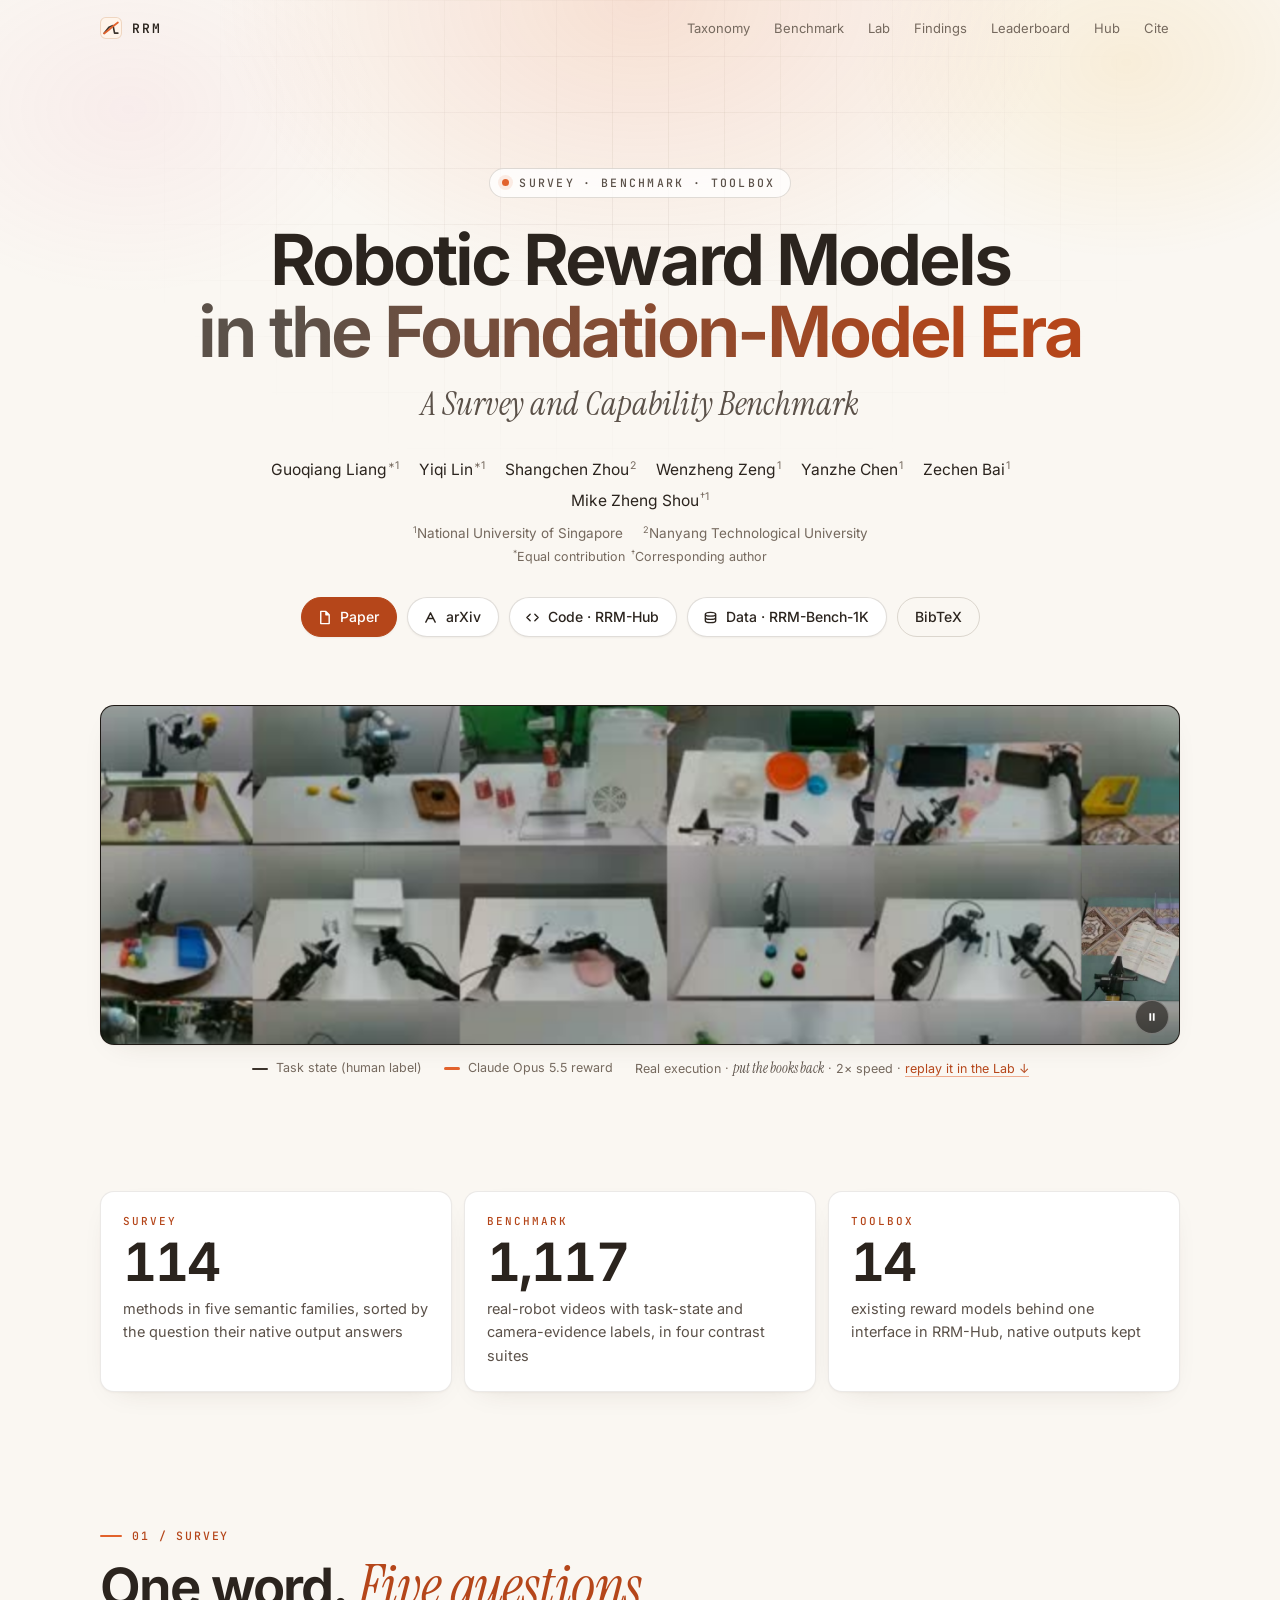
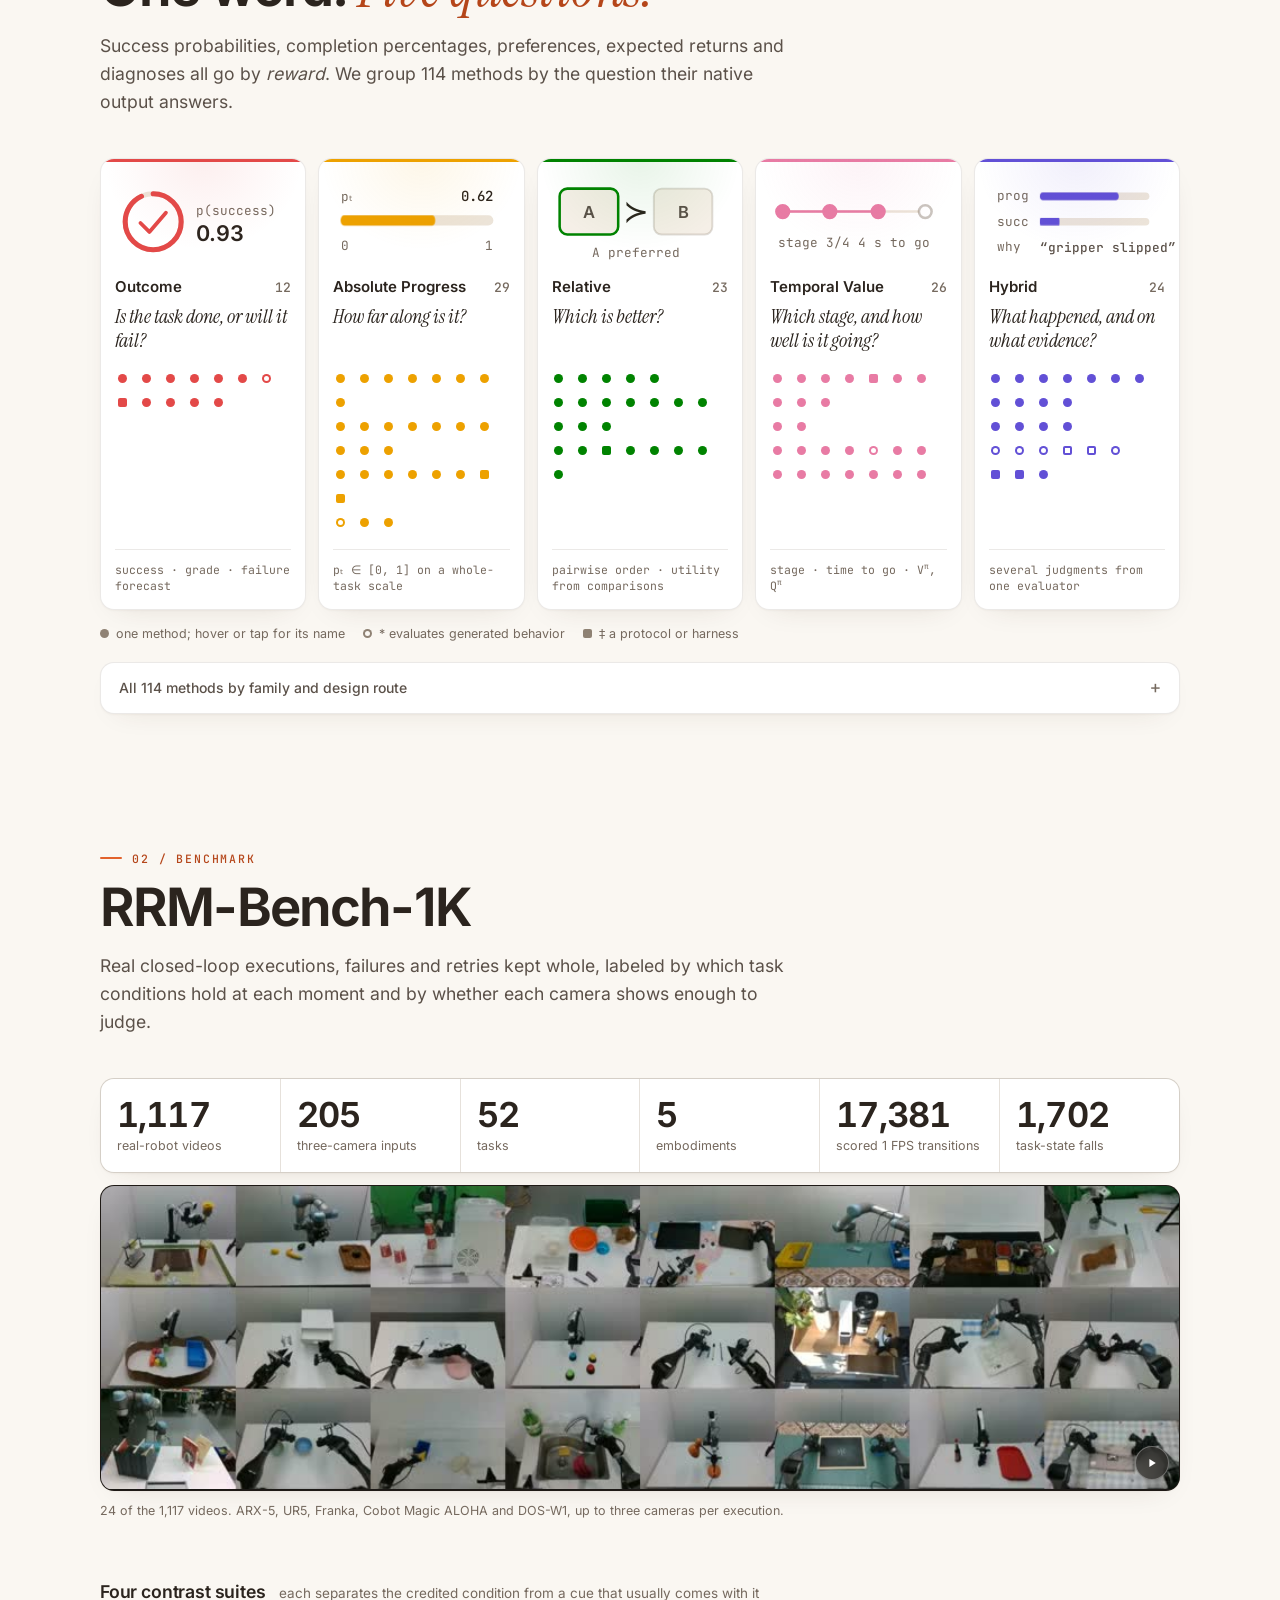
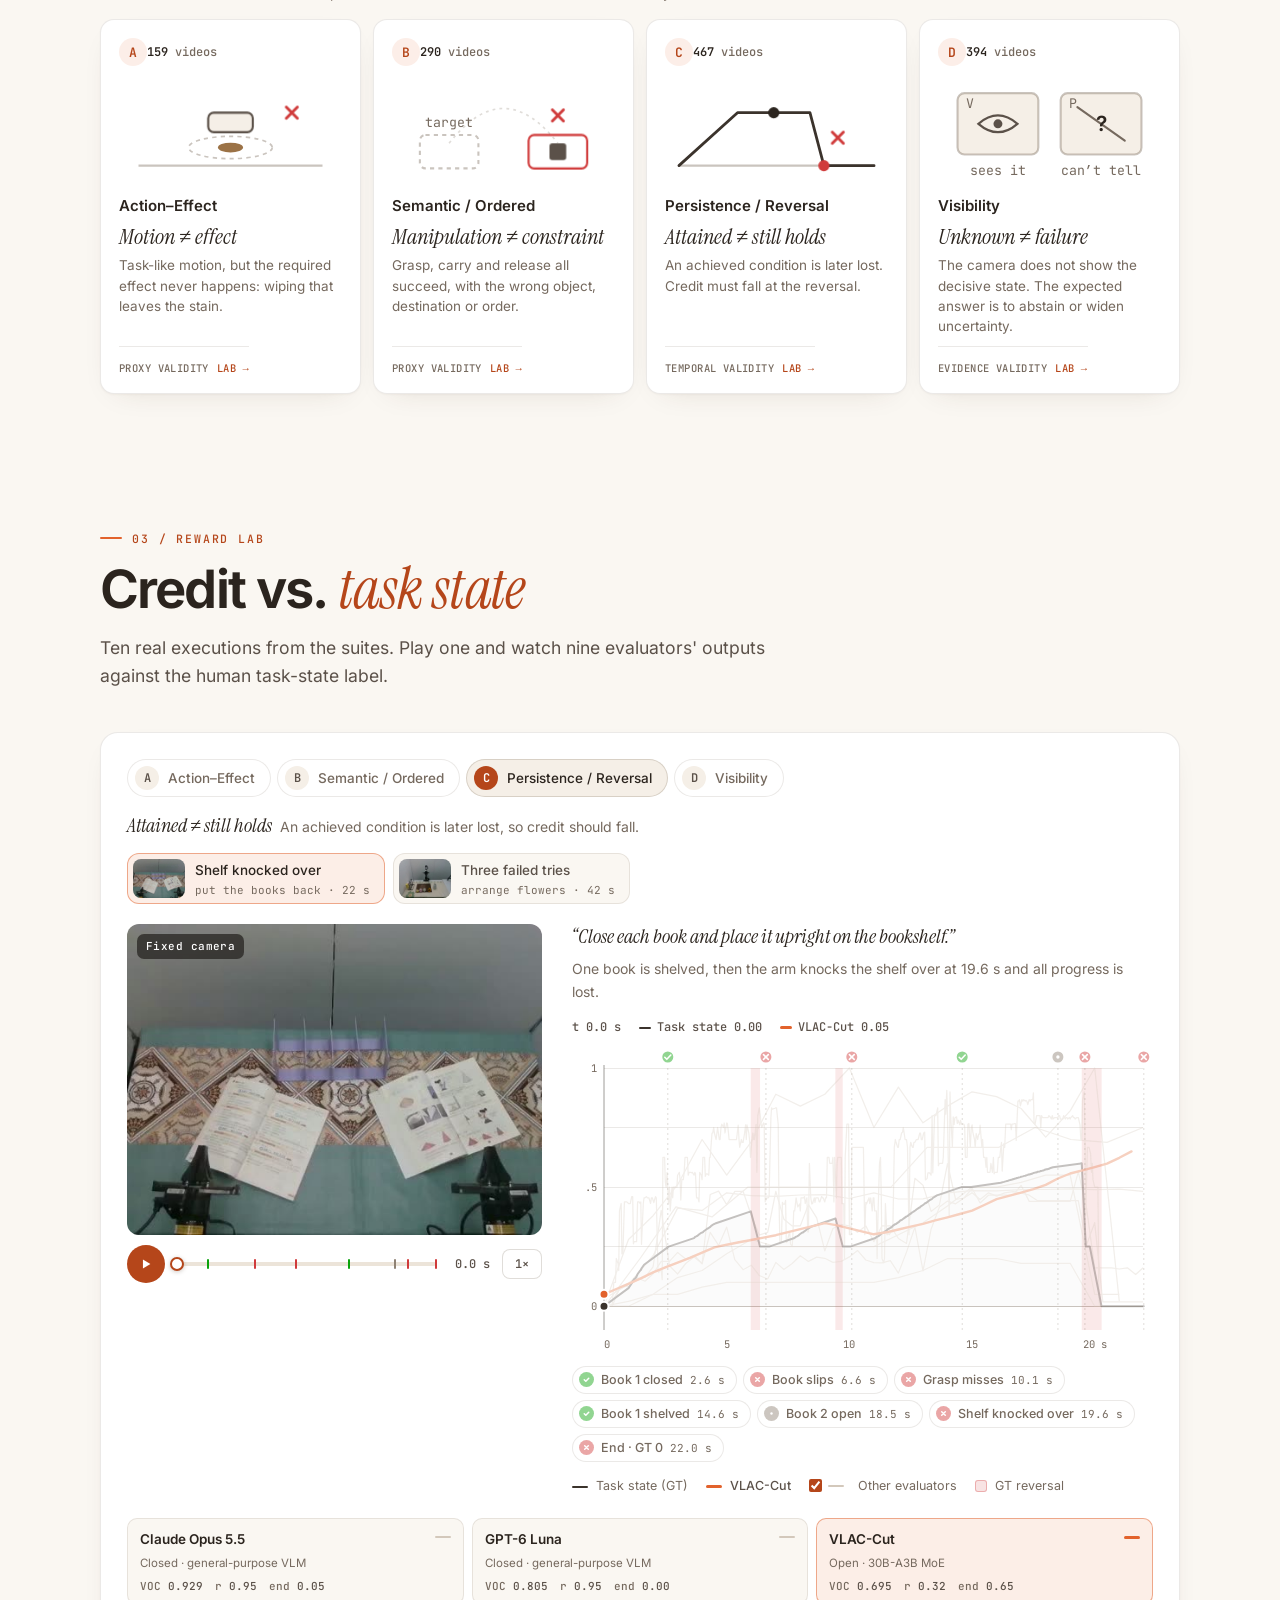
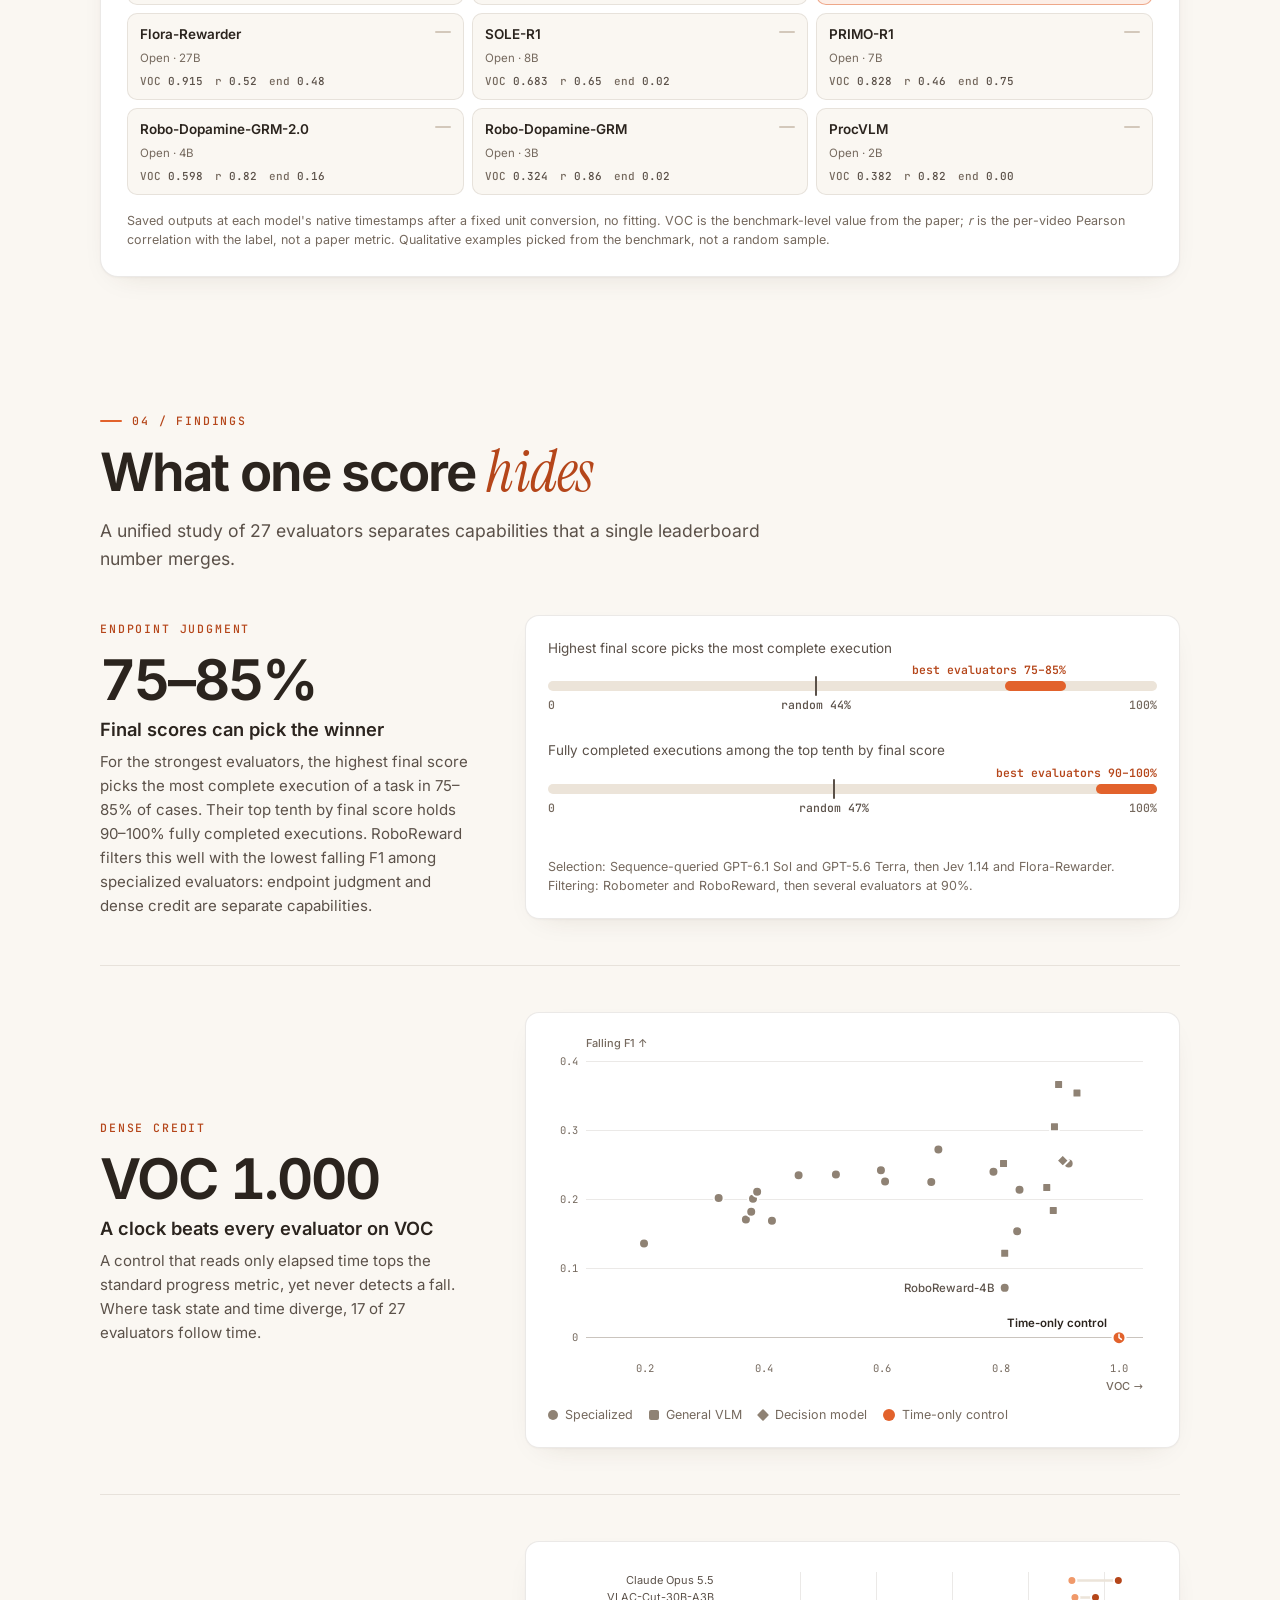
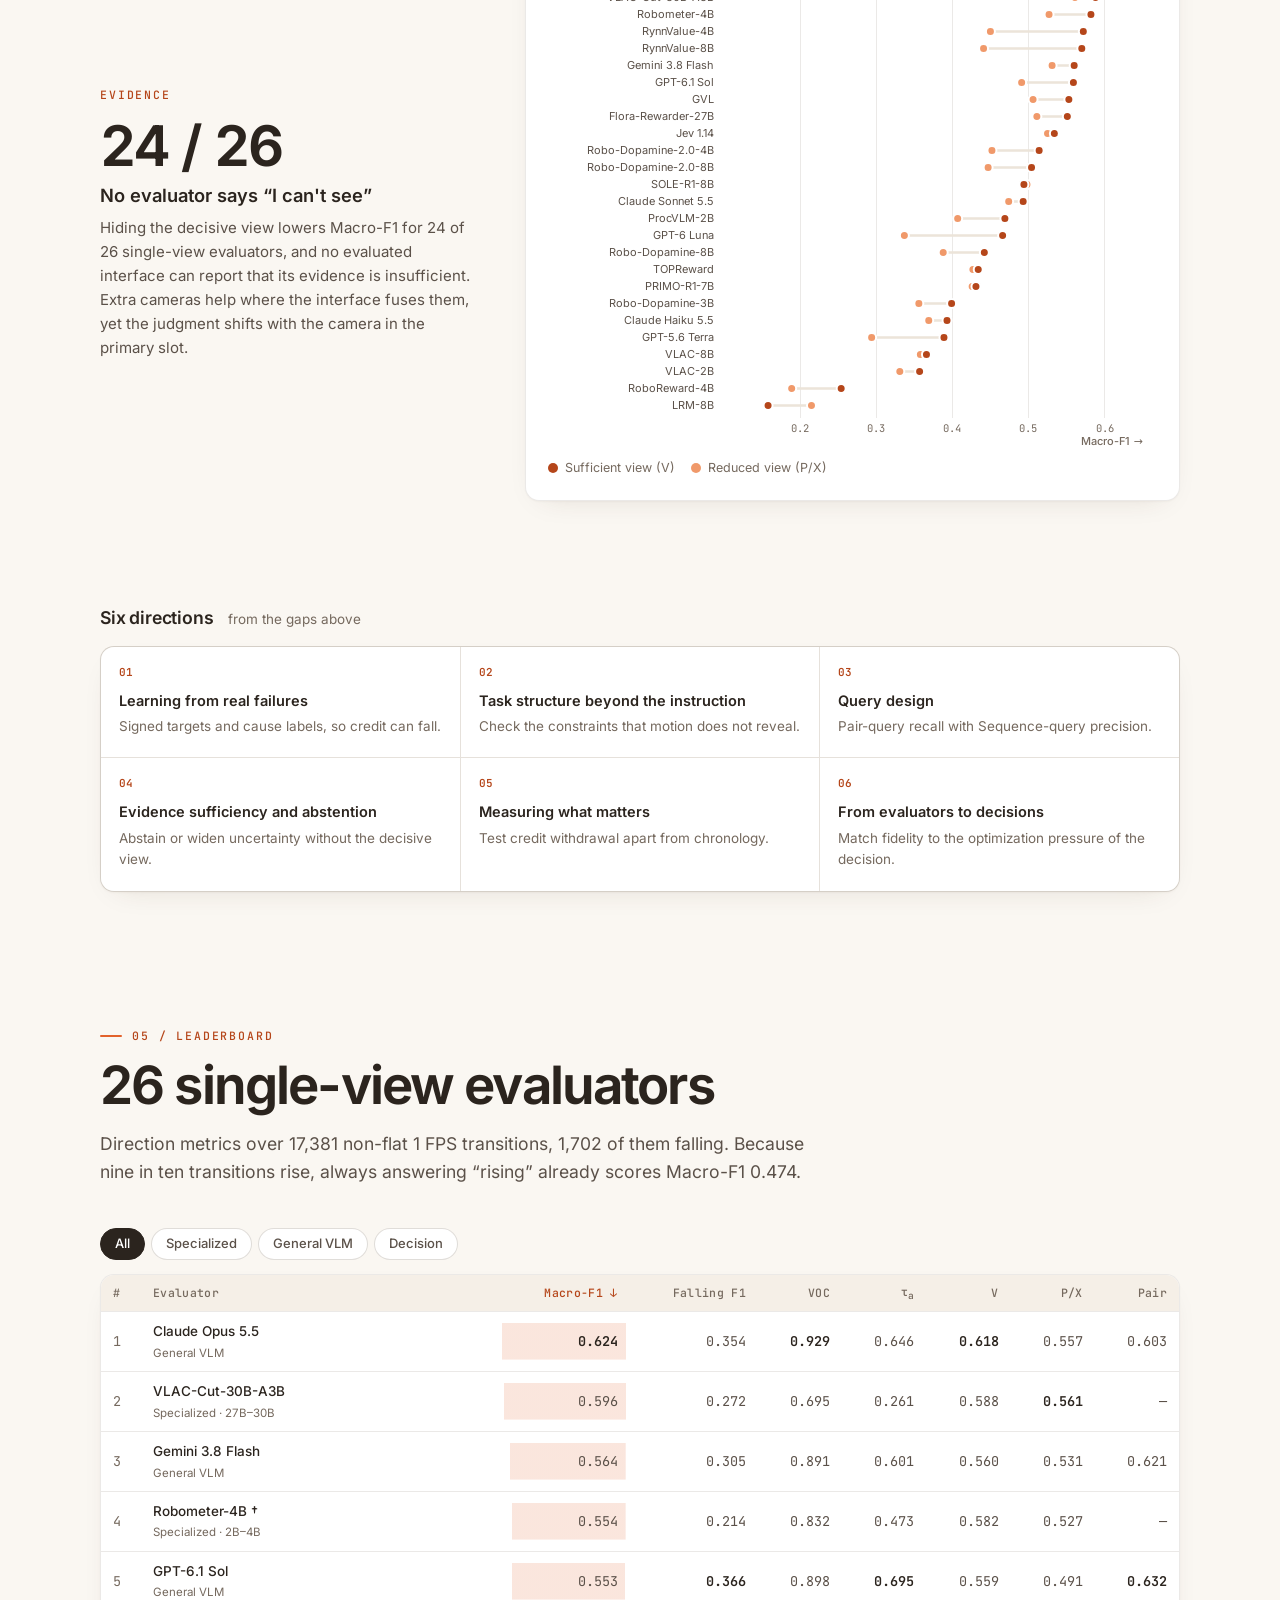
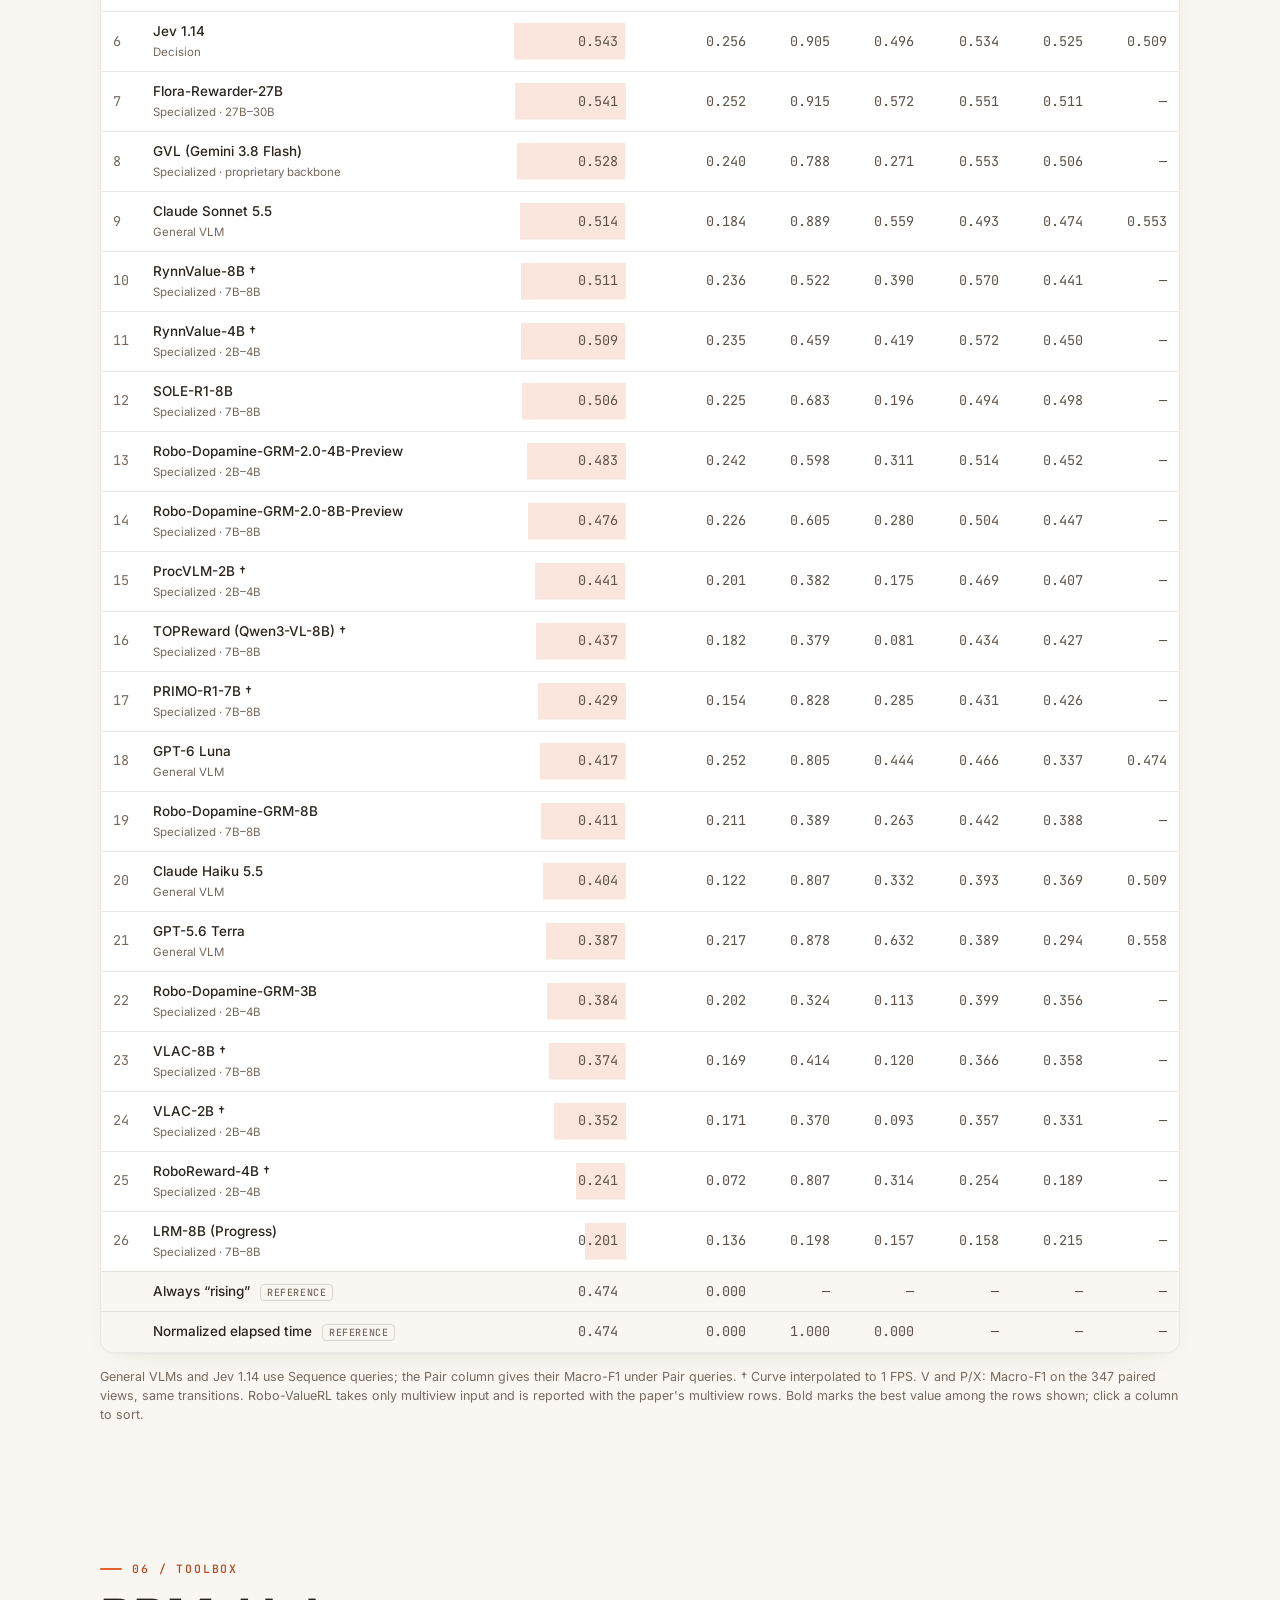
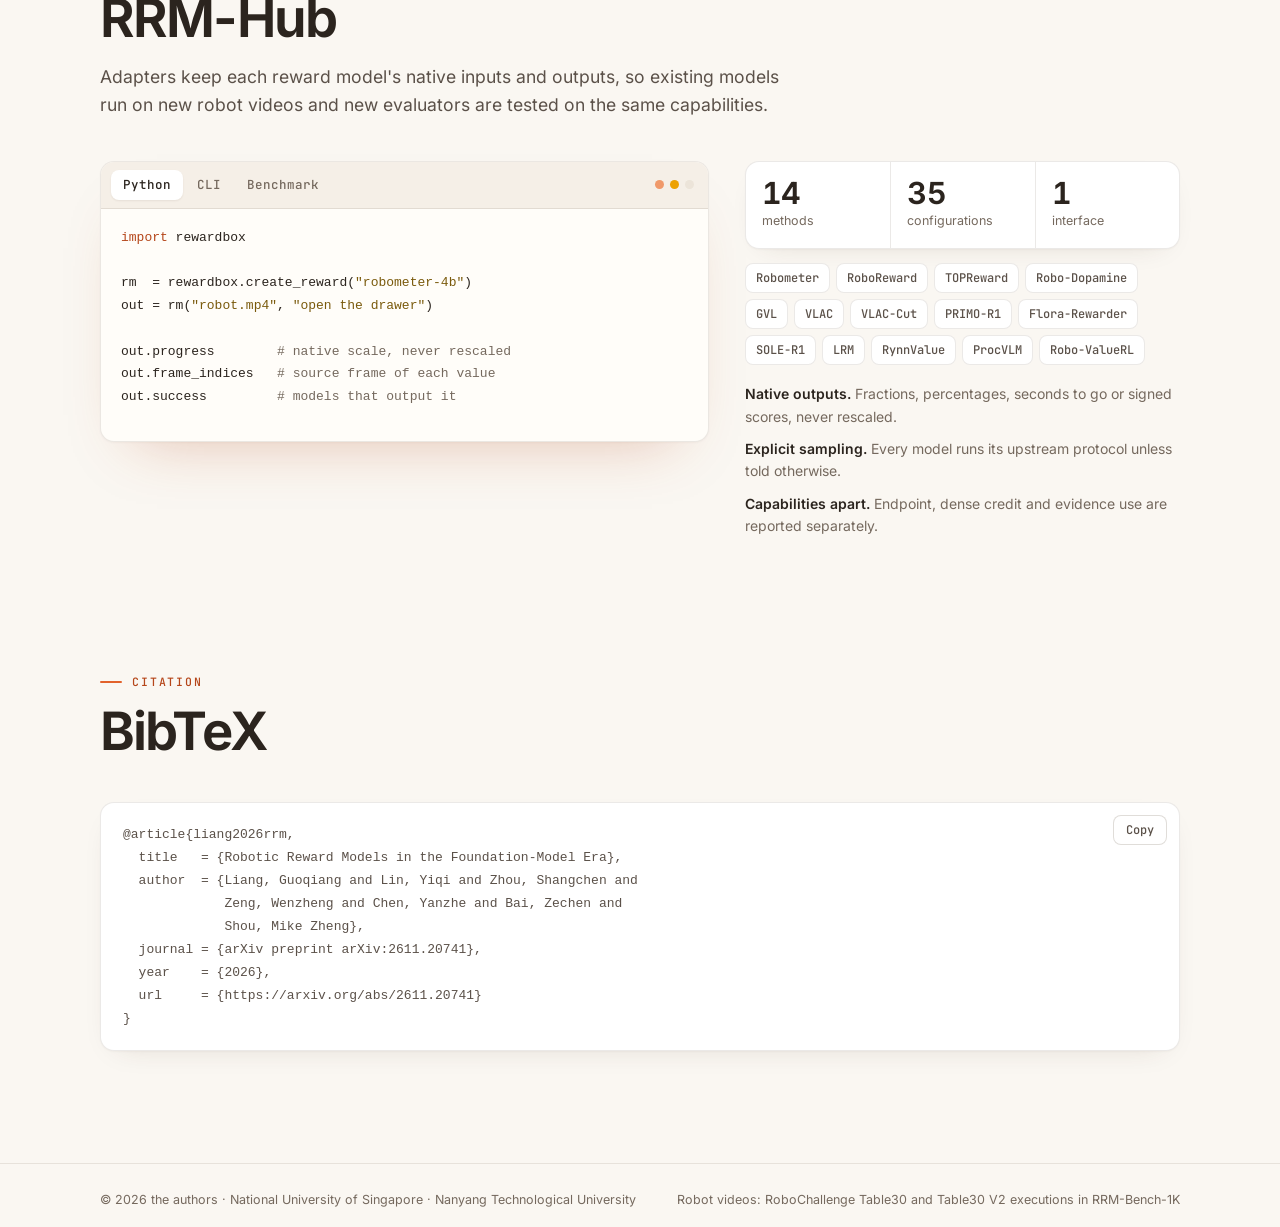
<file: project-page/index.html>
<!doctype html>
<html lang="en">
<head>
<meta charset="utf-8">
<meta name="viewport" content="width=device-width, initial-scale=1, viewport-fit=cover">
<title>Robotic Reward Models in the Foundation-Model Era</title>
<meta name="description" content="A survey of 114 robotic reward models in five semantic families, RRM-Bench-1K (1,117 real-robot videos with task-state labels), and the RRM-Hub toolbox.">
<meta name="citation_title" content="Robotic Reward Models in the Foundation-Model Era">
<meta name="citation_author" content="Guoqiang Liang">
<meta name="citation_author" content="Yiqi Lin">
<meta name="citation_author" content="Shangchen Zhou">
<meta name="citation_author" content="Wenzheng Zeng">
<meta name="citation_author" content="Yanzhe Chen">
<meta name="citation_author" content="Zechen Bai">
<meta name="citation_author" content="Mike Zheng Shou">
<meta name="citation_publication_date" content="2026/11/16">
<meta name="citation_arxiv_id" content="2611.20741">
<meta name="citation_pdf_url" content="https://arxiv.org/pdf/2611.20741">
<meta name="theme-color" content="#faf7f2">
<meta property="og:type" content="website">
<meta property="og:title" content="Robotic Reward Models in the Foundation-Model Era">
<meta property="og:description" content="Survey · RRM-Bench-1K · RRM-Hub. Same word, different questions: what robotic reward models credit, and when they should not.">
<!-- Link previews need absolute URLs. This is the GitHub Pages address of the repository; update the
     three URLs below if the site moves (for example to a custom domain). -->
<meta property="og:url" content="https://ethanliang99.github.io/awesome-robot-reward-model/">
<meta property="og:image" content="https://ethanliang99.github.io/awesome-robot-reward-model/assets/img/og.jpg">
<meta property="og:image:width" content="1200">
<meta property="og:image:height" content="630">
<meta property="og:image:alt" content="A reward model's credit keeps rising after the robot knocks the shelf over, while the task-state label drops to zero.">
<meta name="twitter:card" content="summary_large_image">
<meta name="twitter:image" content="https://ethanliang99.github.io/awesome-robot-reward-model/assets/img/og.jpg">
<link rel="icon" href="assets/img/favicon.svg" type="image/svg+xml">
<link rel="preload" href="assets/fonts/inter-latin.woff2" as="font" type="font/woff2" crossorigin>
<link rel="preload" href="assets/fonts/instrument-serif-italic-latin.woff2" as="font" type="font/woff2" crossorigin>
<link rel="stylesheet" href="assets/css/fonts.css">
<link rel="stylesheet" href="assets/css/style.css">
</head>
<body>

<a class="skip" href="#taxonomy">Skip to content</a>

<header class="nav" id="nav">
  <div class="nav-in">
    <a class="brand" href="#top" aria-label="Back to top"><span class="brand-mark" aria-hidden="true"></span>RRM</a>
    <nav aria-label="Sections">
      <a href="#taxonomy">Taxonomy</a>
      <a href="#bench">Benchmark</a>
      <a href="#lab">Lab</a>
      <a href="#findings">Findings</a>
      <a href="#leaderboard">Leaderboard</a>
      <a href="#hub">Hub</a>
      <a href="#cite">Cite</a>
    </nav>
  </div>
</header>

<main>

<!-- ============================================================ HERO -->
<section class="hero" id="top">
  <div class="wrap hero-in">
    <p class="kicker rise">Survey&ensp;·&ensp;Benchmark&ensp;·&ensp;Toolbox</p>
    <h1 class="rise">Robotic Reward Models<br><span class="dim">in the Foundation-Model Era</span></h1>
    <p class="subtitle rise">A Survey and Capability Benchmark</p>

    <p class="authors rise">
      <span>Guoqiang Liang<sup>*1</sup></span>
      <span>Yiqi Lin<sup>*1</sup></span>
      <span>Shangchen Zhou<sup>2</sup></span>
      <span>Wenzheng Zeng<sup>1</sup></span>
      <span>Yanzhe Chen<sup>1</sup></span>
      <span>Zechen Bai<sup>1</sup></span>
      <span>Mike Zheng Shou<sup>†1</sup></span>
    </p>
    <p class="affil rise">
      <span><sup>1</sup>National University of Singapore</span>
      <span><sup>2</sup>Nanyang Technological University</span>
      <span class="eq"><sup>*</sup>Equal contribution&ensp;<sup>†</sup>Corresponding author</span>
    </p>

    <div class="cta rise">
      <a class="btn primary" href="https://arxiv.org/pdf/2611.20741"><svg aria-hidden="true" viewBox="0 0 16 16"><path d="M4 1.5h5.5L13 5v9.5H4z M9.5 1.5V5H13" /></svg>Paper</a>
      <a class="btn" href="https://arxiv.org/abs/2611.20741"><svg aria-hidden="true" viewBox="0 0 16 16"><path d="M3 13 8 3l5 10 M5 9h6" /></svg>arXiv</a>
      <a class="btn" href="https://github.com/showlab/RewardBox"><svg aria-hidden="true" viewBox="0 0 16 16"><path d="M5.5 4.5 2 8l3.5 3.5 M10.5 4.5 14 8l-3.5 3.5" /></svg>Code · RRM-Hub</a>
      <a class="btn" href="https://huggingface.co/datasets/Ethanliang99/RRM-Bench-1K"><svg aria-hidden="true" viewBox="0 0 16 16"><path d="M2.5 4.5c0-1.2 2.5-2 5.5-2s5.5.8 5.5 2v7c0 1.2-2.5 2-5.5 2s-5.5-.8-5.5-2z M2.5 4.5c0 1.2 2.5 2 5.5 2s5.5-.8 5.5-2 M2.5 8c0 1.2 2.5 2 5.5 2s5.5-.8 5.5-2" /></svg>Data · RRM-Bench-1K</a>
      <a class="btn ghost" href="#cite">BibTeX</a>
    </div>
  </div>

  <!-- Opening shot: the camera drifts over the benchmark wall, pushes into one execution and the
       reward trace then draws in step with that video. main.js (heroStage) runs the timeline. -->
  <figure class="trace stage rise" id="hero-trace" aria-label="Robot executions from RRM-Bench-1K, then a real execution of putting books back with its task-state label and Claude Opus 5.5 reward. The label drops to zero when the shelf is knocked over at 19.6 seconds, and the reward drops with it to 0.05.">
    <div class="wrap">
      <div class="stage-box">
        <div class="stage-frame">
          <div class="stage-wall">
            <video class="stage-mosaic" src="assets/video/mosaic.mp4" poster="assets/img/mosaic.jpg" muted loop playsinline preload="auto" aria-hidden="true"></video>
            <video class="stage-clip" src="assets/video/books_shelf_swept.mp4" poster="assets/img/posters/books_shelf_swept.jpg" muted playsinline preload="auto" aria-hidden="true"></video>
          </div>
        </div>
        <div class="stage-chart"><svg class="trace-svg" role="presentation"></svg></div>
      </div>
    </div>
    <figcaption class="wrap">
      <span><i class="key key-gt"></i>Task state (human label)</span>
      <span><i class="key key-model"></i>Claude Opus 5.5 reward</span>
      <span class="trace-src">Real execution · <em>put the books back</em> · 2× speed · <a href="#lab" data-lab="C" data-model="opus">replay it in the Lab ↓</a></span>
    </figcaption>
  </figure>
</section>

<!-- ============================================================ TL;DR -->
<section class="tldr" aria-label="Contributions">
  <div class="wrap tldr-grid">
    <a class="tile reveal" href="#taxonomy">
      <span class="tile-k">Survey</span>
      <b class="count" data-to="114">114</b>
      <span class="tile-t">methods in five semantic families, sorted by the question their native output answers</span>
    </a>
    <a class="tile reveal" href="#bench">
      <span class="tile-k">Benchmark</span>
      <b class="count" data-to="1117">1,117</b>
      <span class="tile-t">real-robot videos with task-state and camera-evidence labels, in four contrast suites</span>
    </a>
    <a class="tile reveal" href="#hub">
      <span class="tile-k">Toolbox</span>
      <b class="count" data-to="14">14</b>
      <span class="tile-t">existing reward models behind one interface in RRM-Hub, native outputs kept</span>
    </a>
  </div>
</section>

<!-- ============================================================ 01 TAXONOMY -->
<section id="taxonomy" class="sec">
  <div class="wrap">
    <header class="sec-head reveal">
      <span class="idx">01 / Survey</span>
      <h2>One word. <em>Five questions.</em></h2>
      <p class="lead">Success probabilities, completion percentages, preferences, expected returns and diagnoses all go by <i>reward</i>. We group 114 methods by the question their native output answers.</p>
    </header>

    <div class="families" id="families">
      <!-- Glyphs illustrate each family's native output; dots are filled from data/site.js -->
      <article class="fam reveal" style="--c: var(--fam-o)" data-family="Outcome">
        <svg class="glyph g-outcome" viewBox="0 0 132 64" aria-hidden="true">
          <circle class="trk" cx="30" cy="32" r="22"/>
          <circle class="arc" cx="30" cy="32" r="22" transform="rotate(-90 30 32)"/>
          <path class="chk" d="M20 33l7 7 13-15"/>
          <text class="lbl" x="64" y="27">p(success)</text>
          <text class="val" x="64" y="47">0.93</text>
        </svg>
        <h3>Outcome <span class="n">12</span></h3>
        <p class="q">Is the task done, or will it fail?</p>
        <div class="dots" role="group" aria-label="Outcome methods"></div>
        <p class="out">success · grade · failure forecast</p>
      </article>

      <article class="fam reveal" style="--c: var(--fam-ap)" data-family="Absolute Progress">
        <svg class="glyph g-progress" viewBox="0 0 132 64" aria-hidden="true">
          <text class="lbl" x="6" y="16">pₜ</text>
          <text class="val sm" x="126" y="16" text-anchor="end">0.62</text>
          <rect class="trk" x="6" y="27" width="120" height="8" rx="4"/>
          <rect class="fill" x="6" y="27" width="120" height="8" rx="4"/>
          <text class="lbl" x="6" y="54">0</text>
          <text class="lbl" x="126" y="54" text-anchor="end">1</text>
        </svg>
        <h3>Absolute Progress <span class="n">29</span></h3>
        <p class="q">How far along is it?</p>
        <div class="dots" role="group" aria-label="Absolute Progress methods"></div>
        <p class="out">pₜ ∈ [0, 1] on a whole-task scale</p>
      </article>

      <article class="fam reveal" style="--c: var(--fam-r)" data-family="Relative">
        <svg class="glyph g-relative" viewBox="0 0 132 64" aria-hidden="true">
          <rect class="fr a" x="6" y="6" width="46" height="36" rx="6"/>
          <rect class="fr b" x="80" y="6" width="46" height="36" rx="6"/>
          <text class="lbl c" x="29" y="29" text-anchor="middle">A</text>
          <text class="lbl c" x="103" y="29" text-anchor="middle">B</text>
          <text class="cmp" x="66" y="32" text-anchor="middle">≻</text>
          <text class="lbl pref" x="66" y="60" text-anchor="middle">A preferred</text>
        </svg>
        <h3>Relative <span class="n">23</span></h3>
        <p class="q">Which is better?</p>
        <div class="dots" role="group" aria-label="Relative methods"></div>
        <p class="out">pairwise order · utility from comparisons</p>
      </article>

      <article class="fam reveal" style="--c: var(--fam-tv)" data-family="Temporal Value">
        <svg class="glyph g-value" viewBox="0 0 132 64" aria-hidden="true">
          <line class="trk" x1="10" y1="24" x2="122" y2="24"/>
          <line class="prog" x1="10" y1="24" x2="122" y2="24"/>
          <circle class="pip on p1" cx="10" cy="24" r="5"/>
          <circle class="pip on p2" cx="47" cy="24" r="5"/>
          <circle class="pip on p3" cx="85" cy="24" r="5"/>
          <circle class="pip p4" cx="122" cy="24" r="5"/>
          <text class="lbl" x="6" y="52">stage 3/4</text>
          <text class="lbl eta" x="126" y="52" text-anchor="end">4 s to go</text>
        </svg>
        <h3>Temporal Value <span class="n">26</span></h3>
        <p class="q">Which stage, and how well is it going?</p>
        <div class="dots" role="group" aria-label="Temporal Value methods"></div>
        <p class="out">stage · time to go · V<sup>π</sup>, Q<sup>π</sup></p>
      </article>

      <article class="fam reveal" style="--c: var(--fam-h)" data-family="Hybrid">
        <svg class="glyph g-hybrid" viewBox="0 0 132 64" aria-hidden="true">
          <text class="lbl" x="6" y="15">prog</text>
          <text class="lbl" x="6" y="35">succ</text>
          <text class="lbl" x="6" y="55">why</text>
          <rect class="trk" x="40" y="9" width="86" height="6" rx="3"/>
          <rect class="trk" x="40" y="29" width="86" height="6" rx="3"/>
          <rect class="bar b1" x="40" y="9" width="86" height="6" rx="3"/>
          <rect class="bar b2" x="40" y="29" width="86" height="6" rx="3"/>
          <text class="why" x="40" y="56">“gripper slipped”</text>
        </svg>
        <h3>Hybrid <span class="n">24</span></h3>
        <p class="q">What happened, and on what evidence?</p>
        <div class="dots" role="group" aria-label="Hybrid methods"></div>
        <p class="out">several judgments from one evaluator</p>
      </article>
    </div>

    <p class="fam-key reveal"><span><i></i>one method; hover or tap for its name</span><span><i class="gen"></i>* evaluates generated behavior</span><span><i class="proto"></i>‡ a protocol or harness</span></p>

    <details class="all-methods reveal">
      <summary>All 114 methods by family and design route</summary>
      <div id="method-list" class="method-list"></div>
      <p class="fine">* evaluates generated behavior&ensp;·&ensp;‡ a protocol or harness</p>
    </details>
  </div>
</section>

<!-- ============================================================ 02 BENCHMARK -->
<section id="bench" class="sec">
  <div class="wrap">
    <header class="sec-head reveal">
      <span class="idx">02 / Benchmark</span>
      <h2>RRM-Bench-1K</h2>
      <p class="lead">Real closed-loop executions, failures and retries kept whole, labeled by which task conditions hold at each moment and by whether each camera shows enough to judge.</p>
    </header>

    <div class="kpis reveal" role="list">
      <div class="kpi" role="listitem"><b class="count" data-to="1117">1,117</b><span>real-robot videos</span></div>
      <div class="kpi" role="listitem"><b class="count" data-to="205">205</b><span>three-camera inputs</span></div>
      <div class="kpi" role="listitem"><b class="count" data-to="52">52</b><span>tasks</span></div>
      <div class="kpi" role="listitem"><b class="count" data-to="5">5</b><span>embodiments</span></div>
      <div class="kpi" role="listitem"><b class="count" data-to="17381">17,381</b><span>scored 1 FPS transitions</span></div>
      <div class="kpi" role="listitem"><b class="count" data-to="1702">1,702</b><span>task-state falls</span></div>
    </div>

    <figure class="wall reveal">
      <div class="wall-frame">
        <video src="assets/video/mosaic.mp4" poster="assets/img/mosaic.jpg" muted loop playsinline preload="metadata" aria-label="24 robot executions from RRM-Bench-1K playing side by side"></video>
      </div>
      <figcaption>24 of the 1,117 videos. ARX-5, UR5, Franka, Cobot Magic ALOHA and DOS-W1, up to three cameras per execution.</figcaption>
    </figure>

    <h3 class="sub-h reveal">Four contrast suites <span>each separates the credited condition from a cue that usually comes with it</span></h3>
    <div class="suites" id="suites">
      <button class="suite reveal" data-suite="A" type="button">
        <span class="s-top"><span class="s-letter">A</span><span class="s-n"><b>159</b> videos</span></span>
        <svg class="s-glyph sg-a" viewBox="0 0 160 70" aria-hidden="true">
          <line class="base" x1="14" y1="60" x2="146" y2="60"/>
          <ellipse class="stain-ring" cx="80" cy="47" rx="30" ry="8"/>
          <ellipse class="stain" cx="80" cy="47" rx="9" ry="3.5"/>
          <rect class="rag" x="64" y="22" width="32" height="14" rx="4"/>
          <path class="tag-x" d="M120 18l8 8M128 18l-8 8"/>
        </svg>
        <span class="s-name">Action–Effect</span>
        <span class="s-slogan">Motion ≠ effect</span>
        <span class="s-desc">Task-like motion, but the required effect never happens: wiping that leaves the stain.</span>
        <span class="s-foot">proxy validity <i>Lab →</i></span>
      </button>
      <button class="suite reveal" data-suite="B" type="button">
        <span class="s-top"><span class="s-letter">B</span><span class="s-n"><b>290</b> videos</span></span>
        <svg class="s-glyph sg-b" viewBox="0 0 160 70" aria-hidden="true">
          <rect class="bin ok" x="20" y="38" width="42" height="24" rx="4"/>
          <rect class="bin bad" x="98" y="38" width="42" height="24" rx="4"/>
          <text class="bl" x="41" y="32" text-anchor="middle">target</text>
          <path class="arcpath" d="M41 44 Q80 -6 119 44"/>
          <rect class="obj" x="113" y="44" width="12" height="12" rx="2"/>
          <path class="tag-x" d="M115 20l8 8M123 20l-8 8"/>
        </svg>
        <span class="s-name">Semantic / Ordered</span>
        <span class="s-slogan">Manipulation ≠ constraint</span>
        <span class="s-desc">Grasp, carry and release all succeed, with the wrong object, destination or order.</span>
        <span class="s-foot">proxy validity <i>Lab →</i></span>
      </button>
      <button class="suite reveal" data-suite="C" type="button">
        <span class="s-top"><span class="s-letter">C</span><span class="s-n"><b>467</b> videos</span></span>
        <svg class="s-glyph sg-c" viewBox="0 0 160 70" aria-hidden="true">
          <line class="base" x1="10" y1="60" x2="150" y2="60"/>
          <path class="curve" d="M10 60 L52 22 L104 22 L114 60 L150 60"/>
          <circle class="peak" cx="78" cy="22" r="4"/>
          <circle class="drop" cx="114" cy="60" r="4"/>
          <path class="tag-x" d="M120 36l8 8M128 36l-8 8"/>
        </svg>
        <span class="s-name">Persistence / Reversal</span>
        <span class="s-slogan">Attained ≠ still holds</span>
        <span class="s-desc">An achieved condition is later lost. Credit must fall at the reversal.</span>
        <span class="s-foot">temporal validity <i>Lab →</i></span>
      </button>
      <button class="suite reveal" data-suite="D" type="button">
        <span class="s-top"><span class="s-letter">D</span><span class="s-n"><b>394</b> videos</span></span>
        <svg class="s-glyph sg-d" viewBox="0 0 160 70" aria-hidden="true">
          <rect class="view v" x="14" y="8" width="58" height="44" rx="5"/>
          <rect class="view p" x="88" y="8" width="58" height="44" rx="5"/>
          <path class="eye" d="M29 30q14-12 28 0q-14 12-28 0z"/>
          <circle class="pupil" cx="43" cy="30" r="3.2"/>
          <path class="slash" d="M100 18l34 24"/>
          <text class="q" x="117" y="35" text-anchor="middle">?</text>
          <text class="vl" x="20" y="19">V</text>
          <text class="vl" x="94" y="19">P</text>
          <text class="vl" x="43" y="67" text-anchor="middle">sees it</text>
          <text class="vl" x="117" y="67" text-anchor="middle">can’t tell</text>
        </svg>
        <span class="s-name">Visibility</span>
        <span class="s-slogan">Unknown ≠ failure</span>
        <span class="s-desc">The camera does not show the decisive state. The expected answer is to abstain or widen uncertainty.</span>
        <span class="s-foot">evidence validity <i>Lab →</i></span>
      </button>
    </div>
  </div>
</section>

<!-- ============================================================ 03 LAB -->
<section id="lab" class="sec">
  <div class="wrap">
    <header class="sec-head reveal">
      <span class="idx">03 / Reward Lab</span>
      <h2>Credit vs. <em>task state</em></h2>
      <p class="lead">Ten real executions from the suites. Play one and watch nine evaluators' outputs against the human task-state label.</p>
    </header>

    <div class="lab reveal" id="lab-root">
      <div class="lab-tabs" role="tablist" aria-label="Contrast suite" id="lab-tabs"></div>
      <p class="lab-slogan" id="lab-slogan"></p>
      <div class="lab-cases" id="lab-cases" role="group" aria-label="Execution"></div>

      <div class="lab-main">
        <div class="lab-video">
          <div class="vid-frame">
            <video id="lab-video" muted playsinline preload="metadata"></video>
            <span class="vid-badge" id="lab-cam"></span>
            <span class="vid-event" id="lab-event" aria-live="polite"></span>
          </div>
          <div class="vid-controls">
            <button class="icon-btn" id="lab-play" type="button" aria-label="Play">
              <svg viewBox="0 0 16 16" aria-hidden="true"><path class="i-play" d="M4.5 2.8v10.4L13 8z"/><path class="i-pause" d="M4.5 3h2.4v10H4.5zM9.1 3h2.4v10H9.1z"/></svg>
            </button>
            <div class="scrub" id="lab-scrub" role="slider" tabindex="0" aria-label="Seek" aria-valuemin="0" aria-valuemax="100" aria-valuenow="0"><div class="scrub-fill"></div><div class="scrub-knob"></div></div>
            <span class="time" id="lab-time">0.0 s</span>
            <button class="txt-btn" id="lab-speed" type="button" aria-label="Playback speed">1×</button>
          </div>
          <div class="cam-toggle" id="lab-camtoggle" role="group" aria-label="Camera" hidden>
            <button type="button" data-view="P" aria-pressed="true"><b>Wrist camera</b><span>P · partial evidence</span></button>
            <button type="button" data-view="V" aria-pressed="false"><b>Fixed camera</b><span>V · shows the outcome</span></button>
          </div>
        </div>

        <div class="lab-panel">
          <p class="lab-inst" id="lab-inst"></p>
          <p class="lab-desc" id="lab-desc"></p>
          <div class="lab-readout" id="lab-readout" aria-hidden="true"></div>
          <div class="lab-chart" id="lab-chart" tabindex="0" role="img"></div>
          <ol class="lab-events" id="lab-events" aria-label="Events in this execution"></ol>
          <div class="lab-legend">
            <span><i class="key key-gt"></i>Task state (GT)</span>
            <span><i class="key key-model"></i><b id="lab-legend-model">Model</b></span>
            <label class="toggle"><input type="checkbox" id="lab-others" checked> <i class="key key-other"></i>Other evaluators</label>
            <span><i class="key key-rev"></i>GT reversal</span>
          </div>
        </div>
      </div>

      <div class="lab-models" id="lab-models" role="group" aria-label="Evaluator"></div>
      <p class="fine lab-note">Saved outputs at each model's native timestamps after a fixed unit conversion, no fitting. VOC is the benchmark-level value from the paper; <i>r</i> is the per-video Pearson correlation with the label, not a paper metric. Qualitative examples picked from the benchmark, not a random sample.</p>
    </div>
  </div>
</section>

<!-- ============================================================ 04 FINDINGS -->
<section id="findings" class="sec">
  <div class="wrap">
    <header class="sec-head reveal">
      <span class="idx">04 / Findings</span>
      <h2>What one score <em>hides</em></h2>
      <p class="lead">A unified study of 27 evaluators separates capabilities that a single leaderboard number merges.</p>
    </header>

    <article class="finding reveal">
      <div class="f-text">
        <span class="f-k">Endpoint judgment</span>
        <b class="f-big">75–85%</b>
        <h3>Final scores can pick the winner</h3>
        <p>For the strongest evaluators, the highest final score picks the most complete execution of a task in 75–85% of cases. Their top tenth by final score holds 90–100% fully completed executions. RoboReward filters this well with the lowest falling F1 among specialized evaluators: endpoint judgment and dense credit are separate capabilities.</p>
      </div>
      <div class="f-viz meters">
        <div class="meter" style="--lo:75; --hi:85; --base:44">
          <p class="m-title">Highest final score picks the most complete execution</p>
          <div class="m-top"><span class="band">best evaluators 75–85%</span></div>
          <div class="m-track"><i class="m-band"></i><i class="m-base"></i></div>
          <div class="m-bot"><span>0</span><span class="base">random 44%</span><span>100%</span></div>
        </div>
        <div class="meter" style="--lo:90; --hi:100; --base:47">
          <p class="m-title">Fully completed executions among the top tenth by final score</p>
          <div class="m-top"><span class="band">best evaluators 90–100%</span></div>
          <div class="m-track"><i class="m-band"></i><i class="m-base"></i></div>
          <div class="m-bot"><span>0</span><span class="base">random 47%</span><span>100%</span></div>
        </div>
        <p class="fine">Selection: Sequence-queried GPT-6.1 Sol and GPT-5.6 Terra, then Jev 1.14 and Flora-Rewarder. Filtering: Robometer and RoboReward, then several evaluators at 90%.</p>
      </div>
    </article>

    <article class="finding reveal">
      <div class="f-text">
        <span class="f-k">Dense credit</span>
        <b class="f-big">VOC 1.000</b>
        <h3>A clock beats every evaluator on VOC</h3>
        <p>A control that reads only elapsed time tops the standard progress metric, yet never detects a fall. Where task state and time diverge, 17 of 27 evaluators follow time.</p>
      </div>
      <figure class="f-viz">
        <div class="chart" id="chart-voc" role="img" aria-label="Scatter of VOC against falling F1 for 26 single-view evaluators and a time-only control. The control has VOC 1.000 and falling F1 0. Values are in the leaderboard table."></div>
        <figcaption class="legend">
          <span><i class="mk mk-spec"></i>Specialized</span>
          <span><i class="mk mk-vlm"></i>General VLM</span>
          <span><i class="mk mk-dec"></i>Decision model</span>
          <span><i class="mk mk-clock"></i>Time-only control</span>
        </figcaption>
      </figure>
    </article>

    <article class="finding reveal">
      <div class="f-text">
        <span class="f-k">Evidence</span>
        <b class="f-big">24 / 26</b>
        <h3>No evaluator says “I can't see”</h3>
        <p>Hiding the decisive view lowers Macro-F1 for 24 of 26 single-view evaluators, and no evaluated interface can report that its evidence is insufficient. Extra cameras help where the interface fuses them, yet the judgment shifts with the camera in the primary slot.</p>
      </div>
      <figure class="f-viz">
        <div class="chart" id="chart-view" role="img" aria-label="Macro-F1 of 26 single-view evaluators with a sufficient view and with a reduced view of the same transitions. 24 drop. Values are in the leaderboard table."></div>
        <figcaption class="legend">
          <span><i class="mk mk-v"></i>Sufficient view (V)</span>
          <span><i class="mk mk-px"></i>Reduced view (P/X)</span>
        </figcaption>
      </figure>
    </article>

    <h3 class="sub-h reveal">Six directions <span>from the gaps above</span></h3>
    <ol class="directions reveal">
      <li><b>Learning from real failures</b><span>Signed targets and cause labels, so credit can fall.</span></li>
      <li><b>Task structure beyond the instruction</b><span>Check the constraints that motion does not reveal.</span></li>
      <li><b>Query design</b><span>Pair-query recall with Sequence-query precision.</span></li>
      <li><b>Evidence sufficiency and abstention</b><span>Abstain or widen uncertainty without the decisive view.</span></li>
      <li><b>Measuring what matters</b><span>Test credit withdrawal apart from chronology.</span></li>
      <li><b>From evaluators to decisions</b><span>Match fidelity to the optimization pressure of the decision.</span></li>
    </ol>
  </div>
</section>

<!-- ============================================================ 05 LEADERBOARD -->
<section id="leaderboard" class="sec">
  <div class="wrap">
    <header class="sec-head reveal">
      <span class="idx">05 / Leaderboard</span>
      <h2>26 single-view evaluators</h2>
      <p class="lead">Direction metrics over 17,381 non-flat 1 FPS transitions, 1,702 of them falling. Because nine in ten transitions rise, always answering “rising” already scores Macro-F1 0.474.</p>
    </header>

    <div class="board reveal">
      <div class="board-filters" role="group" aria-label="Filter evaluators" id="board-filters">
        <button type="button" data-kind="all" aria-pressed="true">All</button>
        <button type="button" data-kind="Specialized" aria-pressed="false">Specialized</button>
        <button type="button" data-kind="General VLM" aria-pressed="false">General VLM</button>
        <button type="button" data-kind="Decision" aria-pressed="false">Decision</button>
      </div>
      <div class="table-scroll">
        <table id="board-table">
          <thead>
            <tr>
              <th scope="col" class="c-rank">#</th>
              <th scope="col" class="c-name" data-sort="name">Evaluator</th>
              <th scope="col" data-sort="mf1" class="num" title="Mean of rising and falling F1">Macro-F1</th>
              <th scope="col" data-sort="ff1" class="num" title="F1 on task-state falls">Falling F1</th>
              <th scope="col" data-sort="voc" class="num" title="Correlation with elapsed time on successful executions">VOC</th>
              <th scope="col" data-sort="tau" class="num" title="Kendall tau-a of final scores against endpoint fulfillment">τ<sub>a</sub></th>
              <th scope="col" data-sort="v" class="num" title="Macro-F1, sufficient camera view">V</th>
              <th scope="col" data-sort="px" class="num" title="Macro-F1, reduced camera view, same transitions">P/X</th>
              <th scope="col" data-sort="pair" class="num" title="Macro-F1 under Pair queries">Pair</th>
            </tr>
          </thead>
          <tbody></tbody>
          <tfoot>
            <tr class="ref"><td></td><td class="c-name">Always “rising” <span class="tag">reference</span></td><td class="num">0.474</td><td class="num">0.000</td><td class="num">—</td><td class="num">—</td><td class="num">—</td><td class="num">—</td><td class="num">—</td></tr>
            <tr class="ref"><td></td><td class="c-name">Normalized elapsed time <span class="tag">reference</span></td><td class="num">0.474</td><td class="num">0.000</td><td class="num">1.000</td><td class="num">0.000</td><td class="num">—</td><td class="num">—</td><td class="num">—</td></tr>
          </tfoot>
        </table>
      </div>
      <p class="fine">General VLMs and Jev 1.14 use Sequence queries; the Pair column gives their Macro-F1 under Pair queries. † Curve interpolated to 1 FPS. V and P/X: Macro-F1 on the 347 paired views, same transitions. Robo-ValueRL takes only multiview input and is reported with the paper's multiview rows. Bold marks the best value among the rows shown; click a column to sort.</p>
    </div>
  </div>
</section>

<!-- ============================================================ 06 HUB -->
<section id="hub" class="sec">
  <div class="wrap">
    <header class="sec-head reveal">
      <span class="idx">06 / Toolbox</span>
      <h2>RRM-Hub</h2>
      <p class="lead">Adapters keep each reward model's native inputs and outputs, so existing models run on new robot videos and new evaluators are tested on the same capabilities.</p>
    </header>

    <div class="hub reveal">
      <div class="code-card">
        <div class="code-tabs" role="tablist" aria-label="Code example">
          <button role="tab" type="button" aria-selected="true" data-code="py">Python</button>
          <button role="tab" type="button" aria-selected="false" data-code="cli">CLI</button>
          <button role="tab" type="button" aria-selected="false" data-code="bench">Benchmark</button>
          <span class="dots3" aria-hidden="true"><i></i><i></i><i></i></span>
        </div>
<pre class="code on" data-code="py"><code><span class="k">import</span> rewardbox

rm  = rewardbox.create_reward(<span class="s">"robometer-4b"</span>)
out = rm(<span class="s">"robot.mp4"</span>, <span class="s">"open the drawer"</span>)

out.progress        <span class="c"># native scale, never rescaled</span>
out.frame_indices   <span class="c"># source frame of each value</span>
out.success         <span class="c"># models that output it</span></code></pre>
<pre class="code" data-code="cli"><code><span class="p">$</span> pip install -e .
<span class="p">$</span> rewardbox list                  <span class="c"># all configurations</span>
<span class="p">$</span> rewardbox doctor robometer-4b   <span class="c"># deps · checkout · GPU</span>
<span class="p">$</span> rewardbox run robometer-4b robot.mp4 \
      --instruction <span class="s">"open the drawer"</span> -o result.json</code></pre>
<pre class="code" data-code="bench"><code><span class="p">$</span> rewardbox bench \
      --manifest RRM-Bench-1K/inputs/single_view.jsonl \
      --model robometer-4b --strategy fps --fps 1 \
      --no-include-last -o runs/robometer-4b
<span class="p">$</span> python RRM-Bench-1K/tools/evaluate.py \
      --predictions runs/robometer-4b/robometer-4b.json</code></pre>
      </div>

      <div class="hub-side">
        <div class="hub-stats">
          <div><b class="count" data-to="14">14</b><span>methods</span></div>
          <div><b class="count" data-to="35">35</b><span>configurations</span></div>
          <div><b>1</b><span>interface</span></div>
        </div>
        <ul class="chips" aria-label="Methods in RRM-Hub">
          <li>Robometer</li><li>RoboReward</li><li>TOPReward</li><li>Robo-Dopamine</li><li>GVL</li><li>VLAC</li><li>VLAC-Cut</li><li>PRIMO-R1</li><li>Flora-Rewarder</li><li>SOLE-R1</li><li>LRM</li><li>RynnValue</li><li>ProcVLM</li><li>Robo-ValueRL</li>
        </ul>
        <ul class="hub-points">
          <li><b>Native outputs.</b> Fractions, percentages, seconds to go or signed scores, never rescaled.</li>
          <li><b>Explicit sampling.</b> Every model runs its upstream protocol unless told otherwise.</li>
          <li><b>Capabilities apart.</b> Endpoint, dense credit and evidence use are reported separately.</li>
        </ul>
      </div>
    </div>
  </div>
</section>

<!-- ============================================================ CITE -->
<section id="cite" class="sec">
  <div class="wrap">
    <header class="sec-head reveal">
      <span class="idx">Citation</span>
      <h2>BibTeX</h2>
    </header>
    <div class="bib reveal">
      <button class="copy" type="button" id="copy-bib">Copy</button>
<pre id="bibtex"><code>@article{liang2026rrm,
  title   = {Robotic Reward Models in the Foundation-Model Era},
  author  = {Liang, Guoqiang and Lin, Yiqi and Zhou, Shangchen and
             Zeng, Wenzheng and Chen, Yanzhe and Bai, Zechen and
             Shou, Mike Zheng},
  journal = {arXiv preprint arXiv:2611.20741},
  year    = {2026},
  url     = {https://arxiv.org/abs/2611.20741}
}</code></pre>
    </div>
  </div>
</section>

</main>

<footer class="foot">
  <div class="wrap foot-in">
    <span>© 2026 the authors · National University of Singapore · Nanyang Technological University</span>
    <span>Robot videos: RoboChallenge Table30 and Table30 V2 executions in RRM-Bench-1K</span>
  </div>
</footer>

<div class="tip" id="tip" role="tooltip" hidden></div>

<script src="assets/data/site.js"></script>
<script src="assets/data/cases.js"></script>
<script src="assets/js/main.js"></script>
<script src="assets/js/lab.js"></script>
</body>
</html>
</file>
<file: project-page/assets/css/fonts.css>
/* Self-hosted Google Fonts subsets (latin, latin-ext, greek) of Inter, Instrument Serif and
   JetBrains Mono, all under the SIL Open Font License 1.1 (assets/fonts/OFL.txt). */
@font-face {
  font-family: 'Instrument Serif'; font-style: italic; font-weight: 400; font-display: swap;
  src: url(../fonts/instrument-serif-italic-latin-ext.woff2) format('woff2');
  unicode-range: U+0100-02BA, U+02BD-02C5, U+02C7-02CC, U+02CE-02D7, U+02DD-02FF, U+0304, U+0308, U+0329, U+1D00-1DBF, U+1E00-1E9F, U+1EF2-1EFF, U+2020, U+20A0-20AB, U+20AD-20C4, U+2113, U+2C60-2C7F, U+A720-A7FF;
}
@font-face {
  font-family: 'Instrument Serif'; font-style: italic; font-weight: 400; font-display: swap;
  src: url(../fonts/instrument-serif-italic-latin.woff2) format('woff2');
  unicode-range: U+0000-00FF, U+0131, U+0152-0153, U+02BB-02BC, U+02C6, U+02DA, U+02DC, U+0304, U+0308, U+0329, U+2000-206F, U+20AC, U+2122, U+2191, U+2193, U+2212, U+2215, U+FEFF, U+FFFD;
}
@font-face {
  font-family: 'Instrument Serif'; font-style: normal; font-weight: 400; font-display: swap;
  src: url(../fonts/instrument-serif-latin-ext.woff2) format('woff2');
  unicode-range: U+0100-02BA, U+02BD-02C5, U+02C7-02CC, U+02CE-02D7, U+02DD-02FF, U+0304, U+0308, U+0329, U+1D00-1DBF, U+1E00-1E9F, U+1EF2-1EFF, U+2020, U+20A0-20AB, U+20AD-20C4, U+2113, U+2C60-2C7F, U+A720-A7FF;
}
@font-face {
  font-family: 'Instrument Serif'; font-style: normal; font-weight: 400; font-display: swap;
  src: url(../fonts/instrument-serif-latin.woff2) format('woff2');
  unicode-range: U+0000-00FF, U+0131, U+0152-0153, U+02BB-02BC, U+02C6, U+02DA, U+02DC, U+0304, U+0308, U+0329, U+2000-206F, U+20AC, U+2122, U+2191, U+2193, U+2212, U+2215, U+FEFF, U+FFFD;
}
@font-face {
  font-family: 'Inter'; font-style: normal; font-weight: 400 700; font-display: swap;
  src: url(../fonts/inter-greek.woff2) format('woff2');
  unicode-range: U+0370-0377, U+037A-037F, U+0384-038A, U+038C, U+038E-03A1, U+03A3-03FF;
}
@font-face {
  font-family: 'Inter'; font-style: normal; font-weight: 400 700; font-display: swap;
  src: url(../fonts/inter-latin-ext.woff2) format('woff2');
  unicode-range: U+0100-02BA, U+02BD-02C5, U+02C7-02CC, U+02CE-02D7, U+02DD-02FF, U+0304, U+0308, U+0329, U+1D00-1DBF, U+1E00-1E9F, U+1EF2-1EFF, U+2020, U+20A0-20AB, U+20AD-20C4, U+2113, U+2C60-2C7F, U+A720-A7FF;
}
@font-face {
  font-family: 'Inter'; font-style: normal; font-weight: 400 700; font-display: swap;
  src: url(../fonts/inter-latin.woff2) format('woff2');
  unicode-range: U+0000-00FF, U+0131, U+0152-0153, U+02BB-02BC, U+02C6, U+02DA, U+02DC, U+0304, U+0308, U+0329, U+2000-206F, U+20AC, U+2122, U+2191, U+2193, U+2212, U+2215, U+FEFF, U+FFFD;
}
@font-face {
  font-family: 'JetBrains Mono'; font-style: normal; font-weight: 400 600; font-display: swap;
  src: url(../fonts/jetbrains-mono-greek.woff2) format('woff2');
  unicode-range: U+0370-0377, U+037A-037F, U+0384-038A, U+038C, U+038E-03A1, U+03A3-03FF;
}
@font-face {
  font-family: 'JetBrains Mono'; font-style: normal; font-weight: 400 600; font-display: swap;
  src: url(../fonts/jetbrains-mono-latin-ext.woff2) format('woff2');
  unicode-range: U+0100-02BA, U+02BD-02C5, U+02C7-02CC, U+02CE-02D7, U+02DD-02FF, U+0304, U+0308, U+0329, U+1D00-1DBF, U+1E00-1E9F, U+1EF2-1EFF, U+2020, U+20A0-20AB, U+20AD-20C4, U+2113, U+2C60-2C7F, U+A720-A7FF;
}
@font-face {
  font-family: 'JetBrains Mono'; font-style: normal; font-weight: 400 600; font-display: swap;
  src: url(../fonts/jetbrains-mono-latin.woff2) format('woff2');
  unicode-range: U+0000-00FF, U+0131, U+0152-0153, U+02BB-02BC, U+02C6, U+02DA, U+02DC, U+0304, U+0308, U+0329, U+2000-206F, U+20AC, U+2122, U+2191, U+2193, U+2212, U+2215, U+FEFF, U+FFFD;
}
</file>
<file: project-page/assets/css/style.css>
/* RRM project page. Warm, light, single theme; no build step.
   Chart colours were checked with the dataviz palette validator (light mode, white surface). */

/* ---------------------------------------------------------------- tokens */
:root {
  color-scheme: light;
  --bg: #faf7f2;
  --surface: #ffffff;
  --surface-2: #f5efe7;
  --surface-3: #ece4d9;
  --line: rgba(66, 44, 24, .10);
  --line-2: rgba(66, 44, 24, .16);
  --line-3: rgba(66, 44, 24, .28);
  --ink: #2b241e;
  --ink-2: #5b5149;
  --ink-3: #75695e;
  --accent: #e2622c;          /* marks: lines, fills (3.5:1 on white) */
  --accent-ink: #b5461a;      /* text and solid buttons (5.4:1 on white) */
  --accent-deep: #9a3a13;
  --accent-soft: rgba(226, 98, 44, .11);
  --accent-line: rgba(226, 98, 44, .5);
  --critical: #d03b3b;
  --good: #0ca30c;
  --gt: #3b332c;
  --ctx: #d3c8bb;
  --mark: #8f8274;
  --fam-o: #e34948;
  --fam-ap: #eda100;
  --fam-r: #008300;
  --fam-tv: #e87ba4;
  --fam-h: #6250d6;
  --view-v: #b5461a;
  --view-px: #f0996a;
  --shadow: 0 1px 2px rgba(66, 44, 24, .04), 0 10px 30px -18px rgba(66, 44, 24, .18);
  --sans: "Inter", system-ui, -apple-system, "Segoe UI", Roboto, "Helvetica Neue", Arial, sans-serif;
  --serif: "Instrument Serif", "Iowan Old Style", "Palatino Linotype", Georgia, "Times New Roman", serif;
  --mono: "JetBrains Mono", ui-monospace, SFMono-Regular, Menlo, Consolas, "Liberation Mono", monospace;
  --r: 14px;
  --wrap: 1160px;
  --gut: clamp(16px, 4vw, 40px);
  --nav-h: 56px;
  --ease: cubic-bezier(.2, .7, .2, 1);
}

/* ---------------------------------------------------------------- base */
*, *::before, *::after { box-sizing: border-box; }
html { scroll-behavior: smooth; scroll-padding-top: calc(var(--nav-h) + 16px); -webkit-text-size-adjust: 100%; }
body {
  margin: 0;
  background: var(--bg);
  color: var(--ink-2);
  font: 400 15px/1.6 var(--sans);
  -webkit-font-smoothing: antialiased;
  -moz-osx-font-smoothing: grayscale;
  overflow-x: hidden;
  overflow-x: clip;
}
img, video, svg { max-width: 100%; }
a { color: inherit; text-decoration: none; }
p a, .fine a { color: var(--accent-ink); text-decoration: underline; text-decoration-color: var(--accent-line); text-underline-offset: 3px; }
p a:hover { text-decoration-color: var(--accent-ink); }
button { font: inherit; color: inherit; }
sup { font-size: .68em; line-height: 0; }
::selection { background: rgba(226, 98, 44, .22); }
:focus-visible { outline: 2px solid var(--accent-ink); outline-offset: 2px; border-radius: 6px; }
[hidden] { display: none !important; }

.wrap {
  max-width: var(--wrap);
  margin: 0 auto;
  padding-left: max(var(--gut), env(safe-area-inset-left, 0px));
  padding-right: max(var(--gut), env(safe-area-inset-right, 0px));
}
.skip { position: absolute; left: 12px; top: -60px; z-index: 100; padding: 8px 14px; border-radius: 8px; background: var(--ink); color: #fff; font-weight: 600; }
.skip:focus { top: 12px; }

/* ---------------------------------------------------------------- nav */
.nav {
  position: fixed; inset: 0 0 auto 0; z-index: 50;
  padding-top: env(safe-area-inset-top, 0px);
  border-bottom: 1px solid transparent;
  transition: background .3s, border-color .3s;
}
.nav.scrolled {
  background: rgba(250, 247, 242, .84);
  -webkit-backdrop-filter: saturate(160%) blur(14px);
  backdrop-filter: saturate(160%) blur(14px);
  border-bottom-color: var(--line);
}
.nav-in {
  max-width: var(--wrap); margin: 0 auto; height: var(--nav-h);
  padding-left: max(var(--gut), env(safe-area-inset-left, 0px));
  padding-right: max(var(--gut), env(safe-area-inset-right, 0px));
  display: flex; align-items: center; gap: 20px;
}
.brand { flex: none; display: inline-flex; align-items: center; gap: 10px; font: 600 13px/1 var(--mono); letter-spacing: .14em; color: var(--ink); }
.brand-mark { width: 22px; height: 22px; background: url("../img/favicon.svg") center / contain no-repeat; }
.nav nav { margin-left: auto; display: flex; gap: 2px; min-width: 0; overflow-x: auto; scrollbar-width: none; }
.nav nav::-webkit-scrollbar { display: none; }
.nav nav a { flex: none; padding: 7px 11px; border-radius: 8px; font-size: 13px; color: var(--ink-3); transition: color .2s, background .2s; }
.nav nav a:hover { color: var(--ink); }
.nav nav a.on { color: var(--ink); background: var(--surface-3); }
@media (max-width: 700px) {
  .nav nav {
    padding: 0 14px;
    -webkit-mask-image: linear-gradient(90deg, transparent 0, #000 14px, #000 calc(100% - 22px), transparent);
    mask-image: linear-gradient(90deg, transparent 0, #000 14px, #000 calc(100% - 22px), transparent);
  }
}

/* ---------------------------------------------------------------- hero */
.hero {
  position: relative; isolation: isolate; text-align: center;
  padding: calc(var(--nav-h) + clamp(44px, 9vw, 112px)) 0 clamp(24px, 4vw, 40px);
}
.hero::before {
  content: ""; position: absolute; z-index: -1; inset: 0 0 auto; height: 780px; pointer-events: none;
  background:
    radial-gradient(46% 52% at 50% 0%, rgba(235, 104, 52, .16), transparent 72%),
    radial-gradient(30% 36% at 88% 8%, rgba(237, 161, 0, .10), transparent 70%),
    radial-gradient(28% 34% at 10% 14%, rgba(232, 123, 164, .08), transparent 70%);
}
.hero::after {
  content: ""; position: absolute; z-index: -2; inset: 0 0 auto; height: 820px; pointer-events: none; opacity: .6;
  background-image: linear-gradient(var(--line) 1px, transparent 1px), linear-gradient(90deg, var(--line) 1px, transparent 1px);
  background-size: 56px 56px; background-position: center top;
  -webkit-mask-image: radial-gradient(58% 52% at 50% 22%, #000 8%, transparent 74%);
  mask-image: radial-gradient(58% 52% at 50% 22%, #000 8%, transparent 74%);
}
.kicker {
  display: inline-flex; align-items: center; gap: 10px; margin: 0;
  padding: 8px 14px 8px 12px; border: 1px solid var(--line-2); border-radius: 999px; background: rgba(255, 255, 255, .78);
  font: 500 11.5px/1 var(--mono); letter-spacing: .2em; text-transform: uppercase; color: var(--ink-2);
}
.kicker::before { content: ""; width: 7px; height: 7px; border-radius: 50%; background: var(--accent); box-shadow: 0 0 0 4px var(--accent-soft); animation: pulse 2.8s ease-in-out infinite; }
@keyframes pulse { 50% { box-shadow: 0 0 0 7px rgba(226, 98, 44, 0); } }
.hero h1 { margin: 26px auto 0; color: var(--ink); font: 650 clamp(2.15rem, 6vw, 4.4rem)/1.03 var(--sans); letter-spacing: -.042em; }
.hero h1 .dim {
  background: linear-gradient(90deg, var(--ink-2) 10%, var(--accent-ink) 90%);
  -webkit-background-clip: text; background-clip: text; color: transparent;
}
.subtitle { margin: 16px 0 0; font: italic 400 clamp(1.35rem, 2.7vw, 2.05rem)/1.2 var(--serif); color: var(--ink-2); }
.authors { display: flex; flex-wrap: wrap; justify-content: center; gap: 6px 20px; max-width: 860px; margin: 34px auto 0; font-size: 15.5px; color: var(--ink); }
.authors sup { color: var(--ink-3); margin-left: 1px; }
.affil { display: flex; flex-wrap: wrap; justify-content: center; gap: 2px 20px; margin: 10px 0 0; font-size: 13.5px; color: var(--ink-3); }
.affil .eq { flex-basis: 100%; font-size: 12.5px; }
.cta { display: flex; flex-wrap: wrap; justify-content: center; gap: 10px; margin-top: 30px; }
.btn {
  display: inline-flex; align-items: center; gap: 8px; height: 40px; padding: 0 17px 0 15px;
  border-radius: 999px; border: 1px solid var(--line-2); background: var(--surface);
  color: var(--ink); font-size: 14px; font-weight: 500; white-space: nowrap; box-shadow: 0 1px 2px rgba(66, 44, 24, .05);
  transition: background .2s, border-color .2s, transform .2s var(--ease), box-shadow .2s;
}
.btn svg { width: 15px; height: 15px; fill: none; stroke: currentColor; stroke-width: 1.5; stroke-linecap: round; stroke-linejoin: round; }
.btn:hover { border-color: var(--line-3); transform: translateY(-1px); box-shadow: 0 6px 16px -8px rgba(66, 44, 24, .25); }
.btn.primary { background: var(--accent-ink); border-color: var(--accent-ink); color: #fff; }
.btn.primary:hover { background: var(--accent-deep); border-color: var(--accent-deep); }
.btn.ghost { background: transparent; box-shadow: none; padding: 0 17px; }

/* load-in for the hero (CSS only, no JS needed) */
.rise { animation: rise .9s var(--ease) both; }
.hero-in > :nth-child(2) { animation-delay: .06s; }
.hero-in > :nth-child(3) { animation-delay: .12s; }
.hero-in > :nth-child(4) { animation-delay: .18s; }
.hero-in > :nth-child(5) { animation-delay: .22s; }
.hero-in > :nth-child(6) { animation-delay: .26s; }
.trace.rise { animation-delay: .34s; }
@keyframes rise { from { opacity: 0; transform: translateY(14px); } }

/* hero trace */
.trace { margin: clamp(36px, 6vw, 68px) 0 0; }
.trace-svg { display: block; width: 100%; height: clamp(190px, 25vw, 310px); overflow: visible; }
.trace figcaption { display: flex; flex-wrap: wrap; justify-content: center; align-items: center; gap: 6px 22px; margin-top: 12px; font-size: 12.5px; color: var(--ink-3); }
.trace figcaption em { font-family: var(--serif); font-size: 1.12em; color: var(--ink-2); }
.trace figcaption a { color: var(--accent-ink); border-bottom: 1px solid var(--accent-line); }
.trace figcaption a:hover { border-color: var(--accent-ink); }

/* hero stage: video frame (wall, then one execution) beside or above the trace.
   Wide screens: the frame spans the stage, then closes to a 4:3 box at the left and uncovers the chart.
   Narrow screens: a 4:3 frame with the chart below. main.js sets the camera and the frame width. */
.stage-box { position: relative; --sh: clamp(260px, 27vw, 340px); }
.stage-frame {
  position: relative; z-index: 1; overflow: hidden; width: 100%; max-width: 560px; aspect-ratio: 4 / 3; margin: 0 auto;
  border: 1px solid var(--line); border-radius: var(--r); background: #1c1916; box-shadow: var(--shadow);
}
.stage-wall { position: absolute; left: 0; top: 0; width: 1920px; height: 540px; transform-origin: 0 0; will-change: transform; }
.stage-wall video { position: absolute; display: block; }
.stage-mosaic { left: 0; top: 0; width: 1920px; height: 540px; }
.stage-clip { left: 1200px; top: 180px; width: 240px; height: 180px; object-fit: cover; background: #1c1916; }
.stage-chart { position: relative; margin-top: 20px; }
.stage .trace-svg { height: clamp(180px, 48vw, 240px); }
.stage .wall-btn { z-index: 2; }
@media (min-width: 860px) {
  .stage-box { height: var(--sh); }
  .stage-frame { position: absolute; left: 0; top: 0; height: 100%; max-width: none; aspect-ratio: auto; margin: 0; }
  .stage-chart { position: absolute; top: 0; right: 0; bottom: 0; left: calc(var(--sh) * 4 / 3 + 32px); margin: 0; }
  .stage .trace-svg { height: 100%; }
}

/* shared chart vocabulary (hero, lab, findings) */
.key { display: inline-block; width: 16px; height: 2px; border-radius: 2px; margin-right: 8px; vertical-align: middle; background: var(--gt); }
.key-model { height: 3px; background: var(--accent); }
.key-other { background: var(--ctx); }
.key-rev { width: 12px; height: 12px; border-radius: 3px; background: rgba(208, 59, 59, .14); box-shadow: inset 0 0 0 1px rgba(208, 59, 59, .32); vertical-align: -2px; }
.tk { font: 400 10.5px var(--mono); fill: var(--ink-3); }
.ttl { font: 500 11px var(--sans); fill: var(--ink-3); }
.grid line { stroke: var(--line); stroke-width: 1; shape-rendering: crispEdges; }
.grid line.base-line { stroke: var(--line-3); }
.gt-area { fill: rgba(59, 51, 44, .06); }
.gt-line { fill: none; stroke: var(--gt); stroke-width: 2; stroke-linejoin: round; stroke-linecap: round; }
.m-line { fill: none; stroke: var(--accent); stroke-width: 2.4; stroke-linejoin: round; stroke-linecap: round; }
.m-glow { fill: none; stroke: var(--accent); stroke-width: 8; stroke-linejoin: round; opacity: .2; }
.ctx-line { fill: none; stroke: var(--ctx); stroke-width: 1.25; stroke-linejoin: round; }
.rev { fill: rgba(208, 59, 59, .11); }
.dot { stroke: var(--surface); stroke-width: 2; }
.dot-gt { fill: var(--gt); }
.dot-m { fill: var(--accent); }

.trace-svg .dot { stroke: var(--bg); }
.trace-svg .rev { opacity: 0; transition: opacity .5s; }
.trace-svg .rev.on { opacity: 1; }
.trace-svg .fall { opacity: 0; transition: opacity .5s; }
.trace-svg .fall.on { opacity: 1; }
.trace-svg .fall text { font: 500 11.5px var(--sans); fill: var(--ink-2); }
.trace-svg .fall .fall-ic { fill: var(--critical); }
.trace-svg .fall .fall-x { stroke: #fff; stroke-width: 1.6; stroke-linecap: round; }
.trace-svg .ph line { stroke: var(--ink); stroke-width: 1; opacity: .3; }
.trace-svg .ph text { fill: var(--ink-2); }
.trace-svg .ph, .trace-svg .ends { transition: opacity .45s; }
.trace-svg .ph.off { opacity: 0; }
.trace-svg .ends { opacity: 0; }
.trace-svg .ends.on { opacity: 1; }
.trace-svg .ends .nm { font: 400 10.5px var(--mono); fill: var(--ink-3); }
.trace-svg .ends .vl { font: 600 15px var(--sans); fill: var(--ink); font-variant-numeric: tabular-nums; }
.trace-svg .ends .gap { stroke: var(--critical); stroke-width: 1.5; stroke-dasharray: 2 3; }
.trace-svg .plot, .trace-svg .fade-g { transition: opacity .6s; }
.trace-svg.fade .plot, .trace-svg.fade .fade-g { opacity: 0; }

/* ---------------------------------------------------------------- tl;dr tiles */
.tldr { padding: clamp(40px, 6vw, 72px) 0 0; }
.tldr-grid { display: grid; grid-template-columns: repeat(3, minmax(0, 1fr)); gap: 12px; }
.tile {
  display: flex; flex-direction: column; gap: 8px; padding: 22px 22px 24px;
  border: 1px solid var(--line); border-radius: var(--r); background: var(--surface); box-shadow: var(--shadow);
  transition: border-color .25s, transform .25s var(--ease), box-shadow .25s, opacity .8s var(--ease);
}
.tile:hover { border-color: var(--accent-line); transform: translateY(-2px); }
.tile-k { font: 500 11px var(--mono); letter-spacing: .18em; text-transform: uppercase; color: var(--accent-ink); }
.tile b { font: 650 clamp(2.4rem, 4.6vw, 3.3rem)/1 var(--sans); letter-spacing: -.035em; color: var(--ink); font-variant-numeric: tabular-nums; }
.tile-t { font-size: 14.5px; color: var(--ink-2); }
@media (max-width: 760px) { .tldr-grid { grid-template-columns: 1fr; } .tile { padding: 18px 18px 20px; } }

/* ---------------------------------------------------------------- sections */
.sec { padding: clamp(72px, 10vw, 128px) 0 0; }
#cite { padding-bottom: clamp(64px, 9vw, 112px); }
.sec-head { max-width: 780px; margin-bottom: clamp(26px, 4vw, 42px); }
.idx { display: inline-flex; align-items: center; gap: 10px; font: 500 11.5px var(--mono); letter-spacing: .16em; text-transform: uppercase; color: var(--accent-ink); }
.idx::before { content: ""; width: 22px; height: 2px; border-radius: 2px; background: var(--accent); }
h2 { margin: 14px 0 0; color: var(--ink); font: 650 clamp(2rem, 4.4vw, 3.3rem)/1.06 var(--sans); letter-spacing: -.035em; }
h2 em { font: italic 400 1.1em/1 var(--serif); letter-spacing: -.01em; color: var(--accent-ink); }
.lead { margin: 16px 0 0; max-width: 64ch; font-size: clamp(15.5px, 1.55vw, 17.5px); color: var(--ink-2); }
.sub-h { display: flex; flex-wrap: wrap; align-items: baseline; gap: 4px 14px; margin: clamp(40px, 6vw, 60px) 0 16px; font: 600 1.1rem/1.3 var(--sans); letter-spacing: -.01em; color: var(--ink); }
.sub-h span { font: 400 13.5px var(--sans); letter-spacing: 0; color: var(--ink-3); }
.fine { margin: 14px 0 0; font-size: 12.5px; line-height: 1.55; color: var(--ink-3); }

/* scroll reveal (only when JS runs) */
.js .reveal { opacity: 0; transform: translateY(18px); transition: opacity .8s var(--ease), transform .8s var(--ease); }
.js .reveal.in { opacity: 1; transform: none; }

/* ---------------------------------------------------------------- 01 taxonomy */
.families { display: grid; grid-template-columns: repeat(5, minmax(0, 1fr)); gap: 12px; }
.fam {
  position: relative; display: flex; flex-direction: column; padding: 18px 14px 14px;
  border: 1px solid var(--line); border-radius: var(--r); background: var(--surface); box-shadow: var(--shadow); overflow: hidden;
}
.fam::before { content: ""; position: absolute; inset: 0 0 auto; height: 3px; background: var(--c); }
.fam::after {
  content: ""; position: absolute; inset: 0 0 auto; height: 130px; pointer-events: none; opacity: .09;
  background: radial-gradient(70% 100% at 50% 0%, var(--c), transparent 70%);
}
.glyph { display: block; width: 100%; max-width: 168px; height: auto; aspect-ratio: 132 / 64; margin: 4px 0 16px; overflow: visible; }
.fam h3 { display: flex; align-items: baseline; justify-content: space-between; gap: 8px; margin: 0; font: 600 15px/1.25 var(--sans); color: var(--ink); }
.fam h3 .n { font: 500 13px var(--mono); color: var(--ink-3); }
.fam .q { margin: 8px 0 12px; min-height: 2.5em; font: italic 400 1.24rem/1.2 var(--serif); color: var(--ink); }
.dots { display: flex; flex-wrap: wrap; margin: 0 -5px; }
.grp { display: inline-flex; flex-wrap: wrap; max-width: 100%; margin-right: 8px; }
.dot-b { width: 24px; height: 24px; padding: 0; border: 0; border-radius: 50%; background: none; display: grid; place-items: center; cursor: pointer; }
.dot-b::before { content: ""; width: 9px; height: 9px; border-radius: 50%; background: var(--c); transition: transform .18s var(--ease); }
.dot-b.gen::before { background: transparent; box-shadow: inset 0 0 0 2px var(--c); }
.dot-b.proto::before { border-radius: 2px; }
.dot-b:hover::before, .dot-b:focus-visible::before, .dot-b.on::before { transform: scale(1.55); }
.dot-b:focus-visible { outline-offset: -2px; }
.fam .out { margin: auto 0 0; padding-top: 12px; border-top: 1px solid var(--line); font: 400 11.5px/1.45 var(--mono); color: var(--ink-3); }
.fam .dots { margin-bottom: 14px; }
.fam-key { display: flex; flex-wrap: wrap; gap: 6px 18px; margin: 14px 0 0; font-size: 12.5px; color: var(--ink-3); }
.fam-key i { display: inline-block; width: 9px; height: 9px; margin-right: 7px; border-radius: 50%; background: var(--mark); }
.fam-key i.gen { background: transparent; box-shadow: inset 0 0 0 2px var(--mark); }
.fam-key i.proto { border-radius: 2px; }
@media (max-width: 1100px) { .families { grid-template-columns: repeat(3, minmax(0, 1fr)); } }
@media (max-width: 760px) { .families { grid-template-columns: repeat(2, minmax(0, 1fr)); } }
@media (max-width: 520px) { .families { grid-template-columns: 1fr; } .fam .q { min-height: 0; } }

/* family glyphs: rest state is the final frame; .play runs the build-up */
.glyph .trk { fill: none; stroke: var(--surface-3); stroke-width: 4; }
.glyph rect.trk { fill: var(--surface-3); stroke: none; }
.glyph .lbl { font: 400 10px var(--mono); fill: var(--ink-3); }
.glyph .lbl.c { font: 600 13px var(--sans); fill: var(--ink-2); }
.glyph .val { font: 600 17px var(--sans); fill: var(--ink); }
.glyph .val.sm { font: 500 11px var(--mono); }
.g-outcome .arc { fill: none; stroke: var(--c); stroke-width: 4; stroke-linecap: round; stroke-dasharray: 138.2; stroke-dashoffset: 9.7; }
.g-outcome .chk { fill: none; stroke: var(--c); stroke-width: 3; stroke-linecap: round; stroke-linejoin: round; stroke-dasharray: 30; stroke-dashoffset: 0; }
.g-progress .fill, .g-hybrid .bar { fill: var(--c); transform-box: fill-box; transform-origin: left center; }
.g-progress .fill { transform: scaleX(.62); }
.g-relative .fr { fill: var(--surface-2); stroke: var(--line-2); stroke-width: 1.5; }
.g-relative .fr.a { stroke: var(--c); stroke-width: 2; }
.g-relative .cmp { font: 400 24px var(--sans); fill: var(--ink); }
.g-value .trk { stroke-width: 2; }
.g-value .prog { stroke: var(--c); stroke-width: 2; stroke-dasharray: 112; stroke-dashoffset: 37; }
.g-value .pip { fill: var(--surface); stroke: var(--line-3); stroke-width: 2; }
.g-value .pip.on { fill: var(--c); stroke: var(--c); }
.g-hybrid .b1 { transform: scaleX(.72); }
.g-hybrid .b2 { transform: scaleX(.18); }
.g-hybrid .why { font: 500 10px var(--mono); fill: var(--ink-2); }

.play .g-outcome .arc { animation: g-arc 1.5s var(--ease) both; }
.play .g-outcome .chk { animation: g-draw .5s .95s var(--ease) both; }
@keyframes g-arc { from { stroke-dashoffset: 138.2; } }
@keyframes g-draw { from { stroke-dashoffset: 30; } }
.play .g-progress .fill { animation: g-grow 1.6s var(--ease) both; }
.play .g-hybrid .b1 { animation: g-grow 1.3s .1s var(--ease) both; }
.play .g-hybrid .b2 { animation: g-grow 1.3s .35s var(--ease) both; }
.play .g-hybrid .why { animation: g-fade .5s 1s both; }
@keyframes g-grow { from { transform: scaleX(0); } }
@keyframes g-fade { from { opacity: 0; } }
.play .g-relative .fr.a { animation: g-win 1.6s var(--ease) both; }
.play .g-relative .cmp, .play .g-relative .pref { animation: g-fade .5s .9s both; }
@keyframes g-win { 0%, 45% { stroke: var(--line-2); stroke-width: 1.5; } }
.play .g-value .prog { animation: g-line 1.6s var(--ease) both; }
.play .g-value .pip.p2 { animation: g-pip .3s .45s both; }
.play .g-value .pip.p3 { animation: g-pip .3s 1.05s both; }
.play .g-value .eta { animation: g-fade .5s 1.2s both; }
@keyframes g-line { from { stroke-dashoffset: 112; } }
@keyframes g-pip { from { fill: var(--surface); stroke: var(--line-3); } }

/* method list */
.all-methods { margin-top: 18px; border: 1px solid var(--line); border-radius: var(--r); background: var(--surface); box-shadow: var(--shadow); }
.all-methods summary { cursor: pointer; list-style: none; display: flex; align-items: center; justify-content: space-between; gap: 12px; padding: 14px 18px; font-size: 14px; font-weight: 500; color: var(--ink-2); }
.all-methods summary::-webkit-details-marker { display: none; }
.all-methods summary::after { content: "+"; font: 400 18px/1 var(--mono); color: var(--ink-3); transition: transform .25s var(--ease); }
.all-methods[open] summary::after { transform: rotate(45deg); }
.all-methods summary:hover { color: var(--ink); }
.all-methods > .fine { margin: 0; padding: 0 18px 16px; }
.method-list { display: grid; grid-template-columns: repeat(auto-fit, minmax(260px, 1fr)); gap: 20px 28px; padding: 6px 18px 18px; }
.ml-fam h4 { margin: 0 0 8px; padding-top: 10px; border-top: 3px solid var(--c); font: 600 14px var(--sans); color: var(--ink); display: flex; justify-content: space-between; }
.ml-fam h4 span { font: 500 12px var(--mono); color: var(--ink-3); }
.ml-fam dl { margin: 0; }
.ml-fam dt { margin-top: 10px; font: 500 11px/1.4 var(--mono); color: var(--ink-3); }
.ml-fam dd { margin: 3px 0 0; font-size: 13px; line-height: 1.55; color: var(--ink-2); }

/* ---------------------------------------------------------------- 02 benchmark */
.kpis { display: grid; grid-template-columns: repeat(6, minmax(0, 1fr)); gap: 1px; overflow: hidden; border: 1px solid var(--line); border-radius: var(--r); background: var(--line); box-shadow: var(--shadow); }
.kpi { display: flex; flex-direction: column; gap: 4px; padding: 18px 16px; background: var(--surface); }
.kpi b { font: 650 clamp(1.55rem, 2.7vw, 2.15rem)/1.05 var(--sans); letter-spacing: -.025em; color: var(--ink); font-variant-numeric: tabular-nums; }
.kpi span { font-size: 12.5px; line-height: 1.35; color: var(--ink-3); }
@media (max-width: 900px) { .kpis { grid-template-columns: repeat(3, minmax(0, 1fr)); } }
@media (max-width: 520px) { .kpis { grid-template-columns: repeat(2, minmax(0, 1fr)); } .kpi { padding: 14px; } }

.wall { position: relative; margin: 12px 0 0; }
.wall-frame { position: relative; overflow: hidden; border: 1px solid var(--line); border-radius: var(--r); background: #1c1916; box-shadow: var(--shadow); }
.wall video { display: block; width: 100%; aspect-ratio: 32 / 9; object-fit: cover; }
.wall-btn {
  position: absolute; right: 10px; bottom: 10px; z-index: 1; width: 34px; height: 34px; border-radius: 50%;
  display: grid; place-items: center; cursor: pointer; border: 1px solid rgba(255, 255, 255, .3);
  background: rgba(28, 25, 22, .62); color: #fff; -webkit-backdrop-filter: blur(6px); backdrop-filter: blur(6px);
}
.wall-btn svg { width: 12px; height: 12px; fill: currentColor; }
.wall figcaption { margin-top: 10px; font-size: 12.5px; color: var(--ink-3); }
@media (max-width: 640px) { .wall video { aspect-ratio: 16 / 9; } }

.suites { display: grid; grid-template-columns: repeat(4, minmax(0, 1fr)); gap: 12px; }
.suite {
  display: flex; flex-direction: column; gap: 6px; width: 100%; padding: 18px; cursor: pointer; text-align: left;
  border: 1px solid var(--line); border-radius: var(--r); background: var(--surface); box-shadow: var(--shadow);
  transition: border-color .25s, transform .25s var(--ease), box-shadow .25s, opacity .8s var(--ease);
}
.suite:hover, .suite:focus-visible { border-color: var(--accent-line); }
.suite:hover { transform: translateY(-2px); box-shadow: 0 1px 2px rgba(66, 44, 24, .04), 0 18px 36px -20px rgba(66, 44, 24, .28); }
.s-top { display: flex; align-items: center; justify-content: space-between; }
.s-letter { width: 28px; height: 28px; border-radius: 50%; display: grid; place-items: center; background: var(--accent-soft); font: 600 13px var(--mono); color: var(--accent-ink); }
.s-n { font: 500 12px var(--mono); color: var(--ink-3); }
.s-n b { color: var(--ink); font-weight: 600; }
.s-glyph { display: block; width: 100%; height: auto; aspect-ratio: 160 / 70; margin: 10px 0 8px; overflow: visible; }
.s-name { font-size: 15px; font-weight: 600; color: var(--ink); }
.s-slogan { font: italic 400 1.38rem/1.15 var(--serif); color: var(--ink); }
.s-desc { margin-bottom: 4px; font-size: 13.5px; line-height: 1.5; color: var(--ink-3); }
.s-foot { display: flex; justify-content: space-between; gap: 8px; margin-top: auto; padding-top: 14px; border-top: 1px solid var(--line); font: 500 10.5px var(--mono); letter-spacing: .04em; text-transform: uppercase; color: var(--ink-3); white-space: nowrap; }
.s-foot i { font-style: normal; color: var(--accent-ink); transition: transform .2s var(--ease); }
.suite:hover .s-foot i { transform: translateX(2px); }
@media (max-width: 1000px) { .suites { grid-template-columns: repeat(2, minmax(0, 1fr)); } }
@media (max-width: 520px) { .suites { grid-template-columns: 1fr; } }

/* suite glyphs */
.s-glyph .base { stroke: var(--line-3); stroke-width: 1.5; }
.sg-a .stain-ring { fill: none; stroke: var(--line-3); stroke-width: 1.2; stroke-dasharray: 3 3; }
.sg-a .stain { fill: #9b7246; }
.sg-a .rag { fill: var(--surface-2); stroke: var(--ink-2); stroke-width: 1.5; }
.sg-a .tag-x, .sg-b .tag-x, .sg-c .tag-x { stroke: var(--critical); stroke-width: 2; stroke-linecap: round; }
.sg-b .bin { fill: none; stroke: var(--line-3); stroke-width: 1.5; }
.sg-b .bin.ok { stroke-dasharray: 3 3; }
.sg-b .bin.bad { stroke: var(--critical); }
.sg-b .arcpath { fill: none; stroke: var(--line-2); stroke-width: 1.2; stroke-dasharray: 2 3; }
.sg-b .obj { fill: var(--ink-2); }
.sg-b .bl { font: 400 9.5px var(--mono); fill: var(--ink-3); }
.sg-c .curve { fill: none; stroke: var(--gt); stroke-width: 2; stroke-linejoin: round; stroke-linecap: round; stroke-dasharray: 190; stroke-dashoffset: 0; }
.sg-c .peak { fill: var(--ink); }
.sg-c .drop { fill: var(--critical); }
.sg-d .view { fill: var(--surface-2); stroke: var(--line-3); stroke-width: 1.5; }
.sg-d .eye { fill: none; stroke: var(--ink-2); stroke-width: 1.6; }
.sg-d .pupil { fill: var(--ink-2); }
.sg-d .slash { stroke: var(--ink-3); stroke-width: 1.5; stroke-linecap: round; }
.sg-d .q { font: 600 15px var(--sans); fill: var(--ink); }
.sg-d .vl { font: 400 9.5px var(--mono); fill: var(--ink-3); }

.play .sg-a .rag { animation: s-wipe 2.2s ease-in-out both; }
.play .sg-a .tag-x { animation: g-fade .4s 2.1s both; }
@keyframes s-wipe { 0% { transform: translateX(-30px); } 25% { transform: translateX(24px); } 50% { transform: translateX(-22px); } 75% { transform: translateX(18px); } 100% { transform: none; } }
.play .sg-b .obj { animation: s-carry 1.8s var(--ease) both; }
.play .sg-b .bin.bad, .play .sg-b .tag-x { animation: s-bad .4s 1.7s both; }
@keyframes s-carry { 0% { transform: translate(-40px, 30px); } 30% { transform: translate(-40px, 0); } 70% { transform: translate(14px, -2px); } 100% { transform: none; } }
@keyframes s-bad { from { stroke: var(--line-3); opacity: .2; } }
.play .sg-c .curve { animation: s-line 2s var(--ease) both; }
.play .sg-c .peak { animation: g-fade .3s .9s both; }
.play .sg-c .drop, .play .sg-c .tag-x { animation: g-fade .3s 1.6s both; }
@keyframes s-line { from { stroke-dashoffset: 190; } }
.play .sg-d .q { animation: s-q 2s ease-in-out both; }
@keyframes s-q { 0%, 30% { opacity: 0; } 45% { opacity: 1; } 60% { opacity: .35; } 80%, 100% { opacity: 1; } }

/* ---------------------------------------------------------------- 03 lab */
.lab { padding: clamp(14px, 2.4vw, 26px); border: 1px solid var(--line); border-radius: calc(var(--r) + 4px); background: var(--surface); box-shadow: var(--shadow); }
.lab-tabs { display: flex; gap: 6px; overflow-x: auto; scrollbar-width: none; margin: 0 -4px; padding: 0 4px 2px; }
.lab-tabs::-webkit-scrollbar { display: none; }
.lab-tab {
  flex: none; display: inline-flex; align-items: center; gap: 9px; height: 38px; padding: 0 15px 0 7px; cursor: pointer;
  border-radius: 999px; border: 1px solid var(--line); background: var(--surface); color: var(--ink-3); font-size: 13.5px; font-weight: 500;
  transition: color .2s, background .2s, border-color .2s;
}
.lab-tab b { width: 24px; height: 24px; border-radius: 50%; display: grid; place-items: center; font: 600 12px var(--mono); background: var(--surface-2); color: var(--ink-2); transition: background .2s, color .2s; }
.lab-tab:hover { color: var(--ink); border-color: var(--line-3); }
.lab-tab[aria-selected="true"] { color: var(--ink); background: var(--surface-2); border-color: var(--line-2); }
.lab-tab[aria-selected="true"] b { background: var(--accent-ink); color: #fff; }
.lab-slogan { margin: 14px 0 0; font-size: 14px; color: var(--ink-3); }
.lab-slogan b { margin-right: 8px; font: italic 400 1.25rem/1.2 var(--serif); color: var(--ink); }
.lab-cases { display: flex; flex-wrap: wrap; gap: 8px; margin: 14px 0 20px; }
.case-chip {
  display: flex; align-items: center; gap: 10px; padding: 5px 14px 5px 5px; cursor: pointer; text-align: left;
  border-radius: 12px; border: 1px solid var(--line); background: var(--bg); color: var(--ink-2); font-size: 13.5px; font-weight: 500;
  transition: border-color .2s, background .2s, color .2s;
}
.case-chip img { display: block; width: 52px; height: 39px; border-radius: 8px; object-fit: cover; background: #1c1916; }
.case-chip small { display: block; margin-top: 1px; font: 400 11px var(--mono); color: var(--ink-3); }
.case-chip:hover { border-color: var(--line-3); color: var(--ink); }
.case-chip[aria-pressed="true"] { border-color: var(--accent-line); background: var(--accent-soft); color: var(--ink); }

.lab-main { display: grid; grid-template-columns: minmax(0, 5fr) minmax(0, 7fr); gap: clamp(18px, 2.6vw, 30px); align-items: start; }
@media (max-width: 920px) { .lab-main { grid-template-columns: 1fr; } }
.vid-frame { position: relative; overflow: hidden; aspect-ratio: 4 / 3; border-radius: 12px; background: #1c1916; }
.vid-frame video { display: block; width: 100%; height: 100%; object-fit: cover; }
.vid-badge, .vid-event {
  position: absolute; left: 10px; padding: 5px 9px; border-radius: 7px; pointer-events: none;
  background: rgba(28, 25, 22, .66); -webkit-backdrop-filter: blur(6px); backdrop-filter: blur(6px);
  font: 500 11px/1.3 var(--mono); color: #fff;
}
.vid-badge { top: 10px; letter-spacing: .04em; }
.vid-event { bottom: 10px; display: inline-flex; align-items: center; gap: 7px; font: 600 13px/1.3 var(--sans); opacity: 0; transform: translateY(6px); transition: opacity .3s, transform .3s var(--ease); }
.vid-event.show { opacity: 1; transform: none; }
.ic { flex: none; width: 15px; height: 15px; border-radius: 50%; display: inline-grid; place-items: center; background: var(--mark); }
.ic svg { width: 9px; height: 9px; fill: none; stroke: #fff; stroke-width: 2; stroke-linecap: round; stroke-linejoin: round; }
.ic.failure { background: var(--critical); }
.ic.neutral svg { stroke-width: 3.2; }
.ic.success { background: var(--good); }

.vid-controls { display: flex; align-items: center; gap: 12px; margin-top: 10px; }
.icon-btn { flex: none; width: 38px; height: 38px; border-radius: 50%; display: grid; place-items: center; cursor: pointer; border: 0; background: var(--accent-ink); color: #fff; transition: background .2s, transform .2s var(--ease); }
.icon-btn:hover { background: var(--accent-deep); transform: scale(1.04); }
.icon-btn svg { width: 14px; height: 14px; fill: currentColor; }
.icon-btn .i-pause, .icon-btn.playing .i-play { display: none; }
.icon-btn.playing .i-pause { display: inline; }
.scrub { position: relative; flex: 1; height: 28px; cursor: pointer; touch-action: none; }
.scrub::before { content: ""; position: absolute; left: 0; right: 0; top: 50%; height: 4px; margin-top: -2px; border-radius: 2px; background: var(--surface-3); }
.scrub-fill { position: absolute; left: 0; top: 50%; width: 0; height: 4px; margin-top: -2px; border-radius: 2px; background: var(--accent); }
.scrub-knob { position: absolute; left: 0; top: 50%; width: 14px; height: 14px; margin: -7px 0 0 -7px; border-radius: 50%; background: var(--surface); border: 2px solid var(--accent-ink); box-shadow: 0 1px 4px rgba(66, 44, 24, .25); }
.scrub .ev-tick { position: absolute; top: 50%; width: 2px; height: 10px; margin: -5px 0 0 -1px; border-radius: 1px; background: var(--mark); pointer-events: none; }
.scrub .ev-tick.failure { background: var(--critical); }
.scrub .ev-tick.success { background: var(--good); }
.time { min-width: 6ch; text-align: right; font: 500 12px var(--mono); color: var(--ink-2); font-variant-numeric: tabular-nums; }
.txt-btn { flex: none; height: 30px; min-width: 40px; padding: 0 10px; border-radius: 8px; cursor: pointer; border: 1px solid var(--line-2); background: var(--surface); color: var(--ink-2); font: 500 12px var(--mono); }
.txt-btn:hover { color: var(--ink); border-color: var(--line-3); }
.cam-toggle { display: grid; grid-template-columns: 1fr 1fr; gap: 8px; margin-top: 12px; }
.cam-toggle button { display: flex; flex-direction: column; gap: 2px; padding: 10px 12px; cursor: pointer; text-align: left; border-radius: 10px; border: 1px solid var(--line); background: var(--bg); color: var(--ink-2); transition: border-color .2s, background .2s; }
.cam-toggle button b { font-size: 13.5px; font-weight: 600; }
.cam-toggle button span { font: 400 11px var(--mono); color: var(--ink-3); }
.cam-toggle button:hover { border-color: var(--line-3); }
.cam-toggle button[aria-pressed="true"] { border-color: var(--accent-line); background: var(--accent-soft); color: var(--ink); }

.lab-inst { margin: 0; font: italic 400 1.22rem/1.35 var(--serif); color: var(--ink); }
.lab-desc { margin: 8px 0 0; font-size: 14px; color: var(--ink-3); }
.lab-readout { display: flex; flex-wrap: wrap; gap: 4px 18px; min-height: 19px; margin: 16px 0 6px; font: 500 12px var(--mono); color: var(--ink-2); font-variant-numeric: tabular-nums; }
.lab-readout span { white-space: nowrap; }
.lab-readout .key { width: 12px; margin-right: 6px; }
.lab-chart { position: relative; height: clamp(240px, 28vw, 310px); border-radius: 8px; cursor: crosshair; touch-action: pan-y; }
.lab-chart svg { display: block; width: 100%; height: 100%; overflow: visible; }
.lab-chart .hv line { stroke: var(--ink-2); stroke-width: 1; stroke-dasharray: 3 3; }
.lab-chart .ph line { stroke: var(--ink); stroke-width: 1; opacity: .45; }
.lab-chart .ev-line { stroke: var(--line-2); stroke-width: 1; stroke-dasharray: 2 3; }
.lab-chart .ev-mk { opacity: .45; transition: opacity .3s; }
.lab-chart .ev-mk.past { opacity: 1; }
.lab-chart .ev-mk circle { stroke: var(--surface); stroke-width: 2; }
.lab-chart .ev-mk.neutral circle { fill: var(--mark); }
.lab-chart .ev-mk.failure circle { fill: var(--critical); }
.lab-chart .ev-mk.success circle { fill: var(--good); }
.lab-chart .ev-mk path { fill: none; stroke: #fff; stroke-width: 1.6; stroke-linecap: round; stroke-linejoin: round; }
.lab-chart .ev-mk.neutral path { stroke-width: 3.4; }
.lab-events { display: flex; flex-wrap: wrap; gap: 6px; margin: 12px 0 0; padding: 0; list-style: none; }
.ev { display: inline-flex; align-items: center; gap: 7px; height: 28px; padding: 0 11px 0 6px; cursor: pointer; border-radius: 999px; border: 1px solid var(--line); background: var(--surface); color: var(--ink-3); font-size: 12.5px; font-weight: 500; transition: color .25s, border-color .25s, background .25s; }
.ev time { font: 400 11px var(--mono); color: var(--ink-3); }
.ev .ic { opacity: .45; transition: opacity .25s; }
.ev.past { color: var(--ink); border-color: var(--line-2); background: var(--surface-2); }
.ev.past .ic { opacity: 1; }
.ev:hover { border-color: var(--line-3); }
.lab-legend { display: flex; flex-wrap: wrap; align-items: center; gap: 6px 18px; margin-top: 14px; font-size: 12.5px; color: var(--ink-3); }
.lab-legend b { font-weight: 500; color: var(--ink-2); }
.toggle { display: inline-flex; align-items: center; gap: 6px; cursor: pointer; }
.toggle input { margin: 0; accent-color: var(--accent-ink); }
.lab-models { display: grid; grid-template-columns: repeat(3, minmax(0, 1fr)); gap: 8px; margin-top: 22px; }
.mchip { position: relative; display: flex; flex-direction: column; gap: 3px; padding: 10px 12px 11px; cursor: pointer; text-align: left; border-radius: 10px; border: 1px solid var(--line); background: var(--bg); transition: border-color .2s, background .2s; }
.mchip:hover { border-color: var(--line-3); }
.mchip b { padding-right: 24px; font-size: 13.5px; font-weight: 600; color: var(--ink); }
.mchip .sub { font-size: 11.5px; color: var(--ink-3); }
.mchip .st { display: flex; flex-wrap: wrap; gap: 2px 12px; margin-top: 4px; font: 500 11px var(--mono); color: var(--ink-3); }
.mchip .st em { font-style: normal; color: var(--ink-2); }
.mchip::after { content: ""; position: absolute; top: 17px; right: 12px; width: 16px; height: 2px; border-radius: 2px; background: var(--ctx); }
.mchip[aria-pressed="true"] { border-color: var(--accent-line); background: var(--accent-soft); }
.mchip[aria-pressed="true"]::after { height: 3px; background: var(--accent); }
.lab-note { margin-top: 16px; }
@media (max-width: 920px) { .lab-models { grid-template-columns: repeat(2, minmax(0, 1fr)); } }
@media (max-width: 400px) { .mchip .sub { display: none; } }

/* ---------------------------------------------------------------- 04 findings */
.finding { display: grid; grid-template-columns: minmax(0, 4fr) minmax(0, 7fr); gap: clamp(22px, 4vw, 56px); align-items: center; padding: clamp(30px, 4vw, 46px) 0; border-top: 1px solid var(--line); }
.sec-head + .finding { padding-top: 0; border-top: 0; }
.f-k { font: 500 11.5px var(--mono); letter-spacing: .16em; text-transform: uppercase; color: var(--accent-ink); }
.f-big { display: block; margin: 12px 0 10px; font: 650 clamp(2.4rem, 5vw, 3.5rem)/1 var(--sans); letter-spacing: -.035em; color: var(--ink); font-variant-numeric: tabular-nums; }
.finding h3 { margin: 0 0 8px; font: 600 1.14rem/1.3 var(--sans); color: var(--ink); }
.finding .f-text p { margin: 0; font-size: 15px; color: var(--ink-2); }
.f-viz { margin: 0; padding: clamp(14px, 2vw, 22px); border: 1px solid var(--line); border-radius: var(--r); background: var(--surface); box-shadow: var(--shadow); }
.chart { position: relative; width: 100%; }
.chart svg { display: block; overflow: visible; }
.legend { display: flex; flex-wrap: wrap; gap: 6px 16px; margin-top: 10px; font-size: 12.5px; color: var(--ink-3); }
.mk { display: inline-block; width: 10px; height: 10px; margin-right: 7px; vertical-align: -1px; background: var(--mark); }
.mk-spec { border-radius: 50%; }
.mk-vlm { border-radius: 2px; }
.mk-dec { transform: rotate(45deg) scale(.86); border-radius: 1px; }
.mk-clock { width: 12px; height: 12px; border-radius: 50%; background: var(--accent); vertical-align: -2px; }
.mk-v { border-radius: 50%; background: var(--view-v); }
.mk-px { border-radius: 50%; background: var(--view-px); }
.viz .pt { fill: var(--mark); stroke: var(--surface); stroke-width: 2; transition: fill .15s; }
.viz .pt.hl { fill: var(--ink); }
.viz .clock { fill: var(--accent); stroke: var(--surface); stroke-width: 2; }
.viz .clock-h { stroke: #fff; stroke-width: 1.5; stroke-linecap: round; }
.viz .lab-t { font: 600 11.5px var(--sans); fill: var(--ink); }
.viz .lab-t.dim { font-weight: 500; fill: var(--ink-2); }
.viz .hit { fill: transparent; cursor: pointer; }
.viz .row-t { font: 400 11px var(--sans); fill: var(--ink-2); }
.viz .row-t.hl { fill: var(--ink); font-weight: 600; }
.viz .conn { stroke: var(--surface-3); stroke-width: 2.5; stroke-linecap: round; }
.viz .dv { fill: var(--view-v); stroke: var(--surface); stroke-width: 2; }
.viz .dpx { fill: var(--view-px); stroke: var(--surface); stroke-width: 2; }
.viz .row-bg { fill: transparent; }
.viz .row-bg.hl { fill: var(--surface-2); }
@media (max-width: 860px) { .finding { grid-template-columns: 1fr; } }

.meters { display: flex; flex-direction: column; gap: 26px; }
.m-title { margin: 0 0 4px; font-size: 13.5px; color: var(--ink-2); }
.m-top, .m-bot { position: relative; height: 18px; font: 500 11.5px/18px var(--mono); color: var(--ink-3); }
.m-top .band { position: absolute; right: calc(100% - var(--hi) * 1%); bottom: 2px; white-space: nowrap; color: var(--accent-ink); font-weight: 600; }
.m-track { position: relative; height: 10px; border-radius: 5px; background: var(--surface-3); }
.m-band { position: absolute; top: 0; bottom: 0; left: calc(var(--lo) * 1%); width: calc((var(--hi) - var(--lo)) * 1%); border-radius: 5px; background: var(--accent); transform-origin: left center; }
.m-base { position: absolute; top: -5px; bottom: -5px; left: calc(var(--base) * 1%); width: 2px; margin-left: -1px; border-radius: 1px; background: var(--ink-2); }
.m-bot { display: flex; justify-content: space-between; margin-top: 5px; }
.m-bot .base { position: absolute; left: calc(var(--base) * 1%); transform: translateX(-50%); white-space: nowrap; color: var(--ink-2); }
.js .meter .m-band { transform: scaleX(0); transition: transform 1.3s var(--ease) .35s; }
.js .meter .m-top .band { opacity: 0; transition: opacity .6s 1.2s; }
.js .in .meter .m-band { transform: none; }
.js .in .meter .m-top .band { opacity: 1; }

.directions { display: grid; grid-template-columns: repeat(3, minmax(0, 1fr)); gap: 1px; margin: 0; padding: 0; list-style: none; counter-reset: dir; overflow: hidden; border: 1px solid var(--line); border-radius: var(--r); background: var(--line); box-shadow: var(--shadow); }
.directions li { counter-increment: dir; display: flex; flex-direction: column; gap: 4px; padding: 18px 18px 20px; background: var(--surface); }
.directions li::before { content: counter(dir, decimal-leading-zero); margin-bottom: 6px; font: 600 11px var(--mono); color: var(--accent-ink); }
.directions b { font-size: 14.5px; font-weight: 600; color: var(--ink); }
.directions span { font-size: 13.5px; color: var(--ink-3); }
@media (max-width: 860px) { .directions { grid-template-columns: repeat(2, minmax(0, 1fr)); } }
@media (max-width: 520px) { .directions { grid-template-columns: 1fr; } }

/* ---------------------------------------------------------------- 05 leaderboard */
.board-filters { display: flex; flex-wrap: wrap; gap: 6px; margin-bottom: 14px; }
.board-filters button { height: 32px; padding: 0 14px; cursor: pointer; border-radius: 999px; border: 1px solid var(--line-2); background: var(--surface); color: var(--ink-2); font-size: 13px; font-weight: 500; transition: color .2s, background .2s, border-color .2s; }
.board-filters button:hover { color: var(--ink); border-color: var(--line-3); }
.board-filters button[aria-pressed="true"] { background: var(--ink); border-color: var(--ink); color: #fff; }
.table-scroll { overflow-x: auto; border: 1px solid var(--line); border-radius: var(--r); background: var(--surface); box-shadow: var(--shadow); }
#board-table { width: 100%; min-width: 760px; border-collapse: collapse; font-size: 13.5px; }
#board-table th, #board-table td { padding: 9px 12px; border-bottom: 1px solid var(--line); text-align: left; white-space: nowrap; }
#board-table thead th { background: var(--surface-2); font: 500 11.5px var(--mono); letter-spacing: .03em; color: var(--ink-3); }
#board-table th[data-sort] { cursor: pointer; user-select: none; transition: color .2s; }
#board-table th[data-sort]:hover { color: var(--ink); }
#board-table th[aria-sort] { color: var(--accent-ink); }
#board-table th[aria-sort="descending"]::after { content: " ↓"; }
#board-table th[aria-sort="ascending"]::after { content: " ↑"; }
#board-table .num { text-align: right; font-family: var(--mono); font-variant-numeric: tabular-nums; }
#board-table td.num { color: var(--ink-2); }
#board-table td.bar { background: linear-gradient(rgba(226, 98, 44, .16), rgba(226, 98, 44, .16)) no-repeat right 4px center / var(--w, 0%) 62%; }
#board-table td.best { color: var(--ink); font-weight: 700; }
#board-table .c-rank { width: 2.6em; color: var(--ink-3); font-family: var(--mono); }
#board-table td.c-name { font-weight: 500; color: var(--ink); }
#board-table td.c-name .meta { display: block; margin-top: 1px; font-size: 11.5px; font-weight: 400; color: var(--ink-3); }
#board-table tbody tr { transition: background .15s; }
#board-table tbody tr:hover { background: var(--bg); }
#board-table tfoot td { border-bottom: 0; border-top: 1px solid var(--line-2); color: var(--ink-3); background: var(--bg); }
#board-table tfoot tr + tr td { border-top: 1px solid var(--line); }
.tag { margin-left: 6px; padding: 1px 6px; border-radius: 4px; border: 1px solid var(--line-2); font: 500 10px var(--mono); letter-spacing: .06em; text-transform: uppercase; color: var(--ink-3); }

/* ---------------------------------------------------------------- 06 hub */
.hub { display: grid; grid-template-columns: minmax(0, 7fr) minmax(0, 5fr); gap: clamp(18px, 3vw, 36px); align-items: start; }
@media (max-width: 920px) { .hub { grid-template-columns: 1fr; } }
.code-card { overflow: hidden; border: 1px solid var(--line); border-radius: var(--r); background: #fffdf9; box-shadow: 0 1px 2px rgba(66, 44, 24, .04), 0 30px 60px -36px rgba(181, 70, 26, .35); }
.code-tabs { display: flex; align-items: center; gap: 2px; padding: 8px 10px; border-bottom: 1px solid var(--line); background: var(--surface-2); }
.code-tabs button { height: 30px; padding: 0 12px; cursor: pointer; border: 0; border-radius: 8px; background: transparent; color: var(--ink-3); font: 500 12.5px var(--mono); transition: color .2s, background .2s; }
.code-tabs button:hover { color: var(--ink); }
.code-tabs button[aria-selected="true"] { background: var(--surface); color: var(--ink); box-shadow: 0 1px 2px rgba(66, 44, 24, .08); }
.dots3 { display: flex; gap: 6px; margin-left: auto; padding-right: 4px; }
.dots3 i { width: 9px; height: 9px; border-radius: 50%; background: var(--surface-3); }
.dots3 i:first-child { background: #f0996a; }
.dots3 i:nth-child(2) { background: #eda100; }
.code { display: none; margin: 0; min-height: 232px; padding: 18px 20px 22px; overflow-x: auto; font: 400 13px/1.75 var(--mono); color: var(--ink); tab-size: 2; }
.code.on { display: block; }
.code .k { color: var(--accent-ink); font-weight: 500; }
.code .s { color: #7a5a0c; }
.code .c, .code .p { color: var(--ink-3); }
.code .ln { display: block; width: fit-content; min-height: 1.75em; white-space: pre; }
.code.typing .ln { clip-path: inset(0 100% 0 0); animation-name: type; animation-fill-mode: forwards; }
@keyframes type { to { clip-path: inset(0 0 0 0); } }
.caret { display: inline-block; width: .55em; height: 1.15em; margin-left: 2px; vertical-align: -3px; background: var(--accent); animation: blink 1.1s steps(2, jump-none) infinite; }
@keyframes blink { 50% { opacity: 0; } }
.hub-stats { display: grid; grid-template-columns: repeat(3, minmax(0, 1fr)); overflow: hidden; border: 1px solid var(--line); border-radius: var(--r); background: var(--surface); box-shadow: var(--shadow); }
.hub-stats div { padding: 16px; border-left: 1px solid var(--line); }
.hub-stats div:first-child { border-left: 0; }
.hub-stats b { display: block; font: 650 1.9rem/1 var(--sans); letter-spacing: -.02em; color: var(--ink); font-variant-numeric: tabular-nums; }
.hub-stats span { font-size: 12.5px; color: var(--ink-3); }
.chips { display: flex; flex-wrap: wrap; gap: 6px; margin: 14px 0 0; padding: 0; list-style: none; }
.chips li { padding: 6px 10px; border-radius: 8px; border: 1px solid var(--line); background: var(--surface); font: 500 12px var(--mono); color: var(--ink-2); }
.hub-points { display: grid; gap: 10px; margin: 18px 0 0; padding: 0; list-style: none; font-size: 14px; color: var(--ink-3); }
.hub-points b { font-weight: 600; color: var(--ink); }

/* ---------------------------------------------------------------- cite + footer */
.bib { position: relative; border: 1px solid var(--line); border-radius: var(--r); background: var(--surface); box-shadow: var(--shadow); }
.bib pre { margin: 0; padding: 20px 22px; overflow-x: auto; font: 400 13px/1.7 var(--mono); color: var(--ink-2); }
.copy { position: absolute; top: 12px; right: 12px; height: 30px; padding: 0 12px; cursor: pointer; border-radius: 8px; border: 1px solid var(--line-2); background: var(--surface); color: var(--ink-2); font: 500 12px var(--mono); transition: color .2s, border-color .2s; }
.copy:hover { color: var(--ink); border-color: var(--line-3); }
.copy.done { color: var(--accent-ink); border-color: var(--accent-line); }
.foot { padding: 26px 0 calc(26px + env(safe-area-inset-bottom, 0px)); border-top: 1px solid var(--line); font-size: 12.5px; color: var(--ink-3); }
.foot-in { display: flex; flex-wrap: wrap; justify-content: space-between; gap: 6px 24px; }

/* ---------------------------------------------------------------- tooltip */
.tip {
  position: fixed; left: 0; top: 0; z-index: 80; max-width: 270px; padding: 8px 11px; pointer-events: none;
  border: 1px solid var(--line-2); border-radius: 9px; background: rgba(255, 255, 255, .98);
  box-shadow: 0 12px 32px -8px rgba(66, 44, 24, .28); font-size: 12.5px; line-height: 1.45; color: var(--ink-2);
}
.tip b { display: block; font-weight: 600; color: var(--ink); }
.tip .sm { display: block; font-size: 11.5px; color: var(--ink-3); }
.tip .row { display: flex; align-items: center; justify-content: space-between; gap: 16px; font-family: var(--mono); font-size: 11.5px; color: var(--ink); }
.tip .row span:first-child { display: inline-flex; align-items: center; font-family: var(--sans); font-size: 12px; color: var(--ink-2); }
.tip .row .key { width: 10px; margin-right: 6px; }
.tip .mk { width: 8px; height: 8px; margin-right: 6px; }
/* ---------------------------------------------------------------- motion preference */
@media (prefers-reduced-motion: reduce) {
  html { scroll-behavior: auto; }
  *, *::before, *::after { animation-duration: .001ms !important; animation-delay: 0s !important; animation-iteration-count: 1 !important; transition-duration: .001ms !important; transition-delay: 0s !important; }
  .js .reveal { opacity: 1; transform: none; }
  .caret { display: none; }
}
</file>
